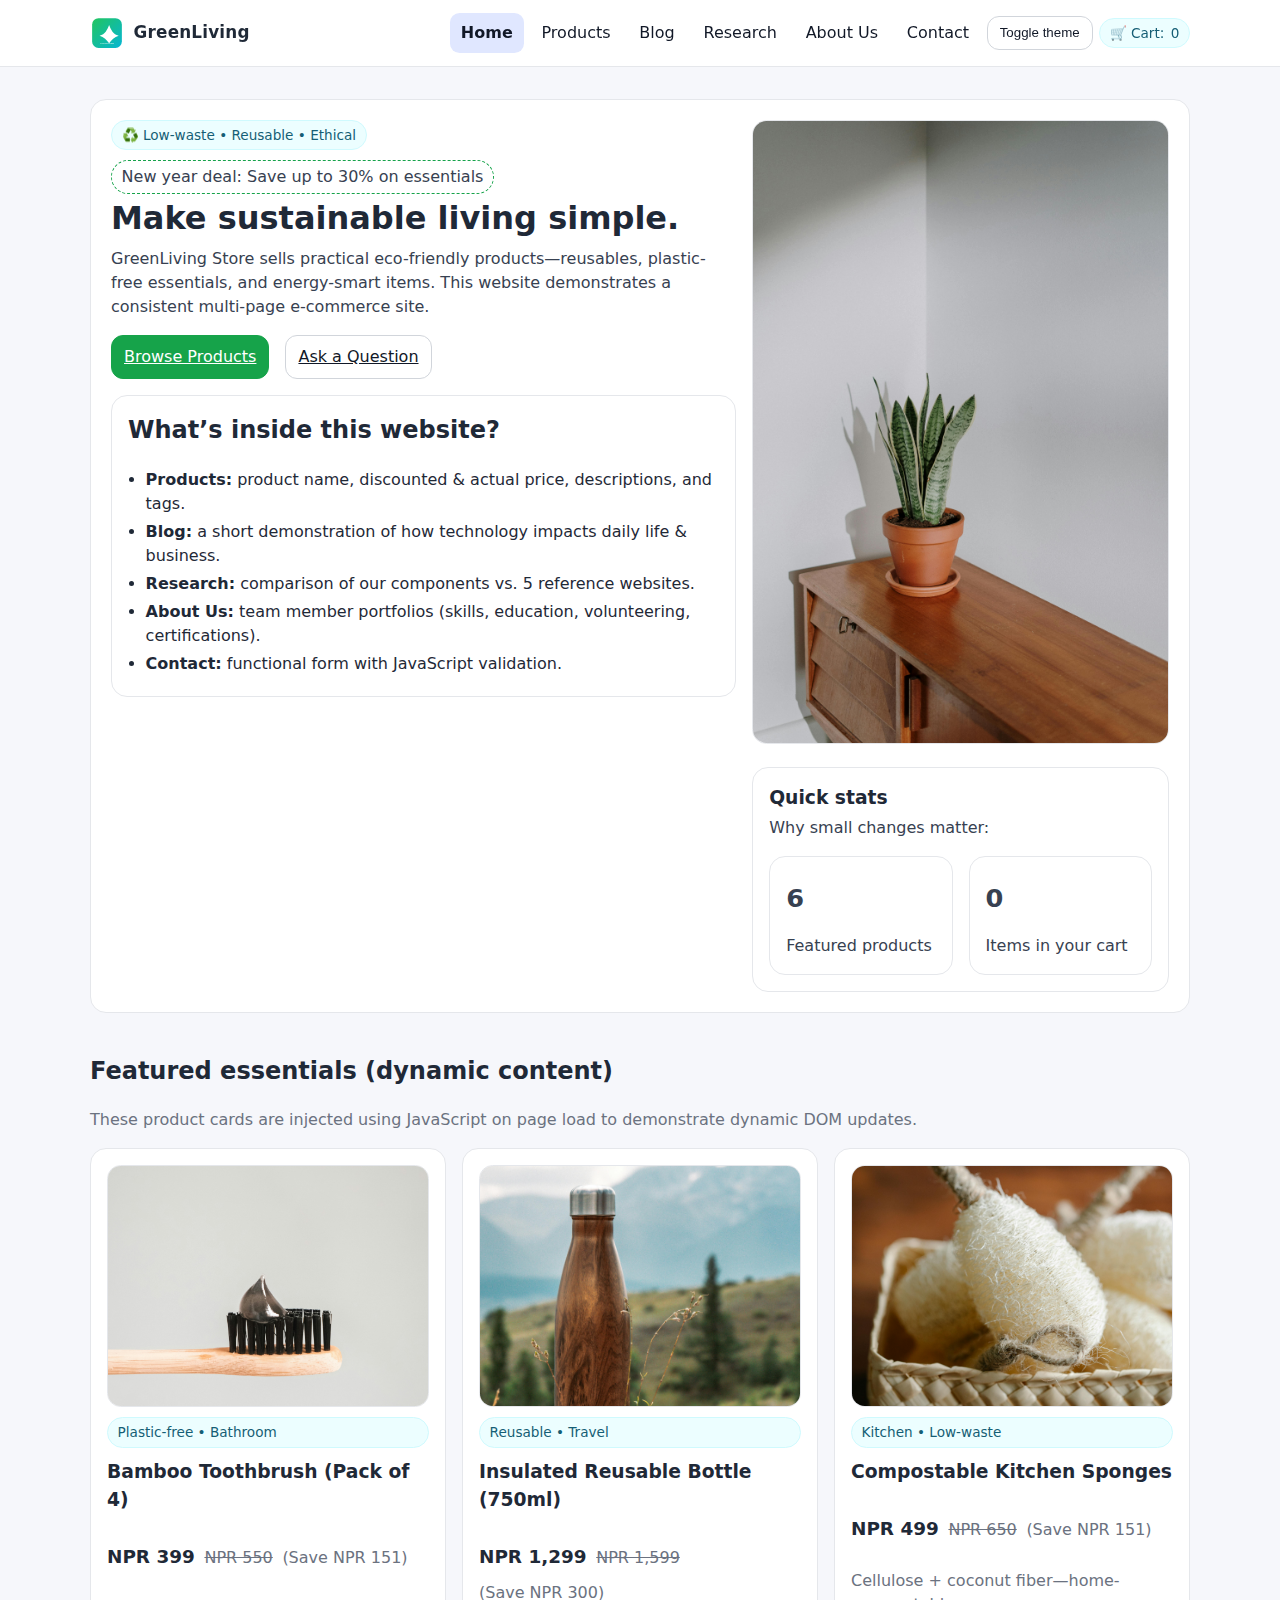
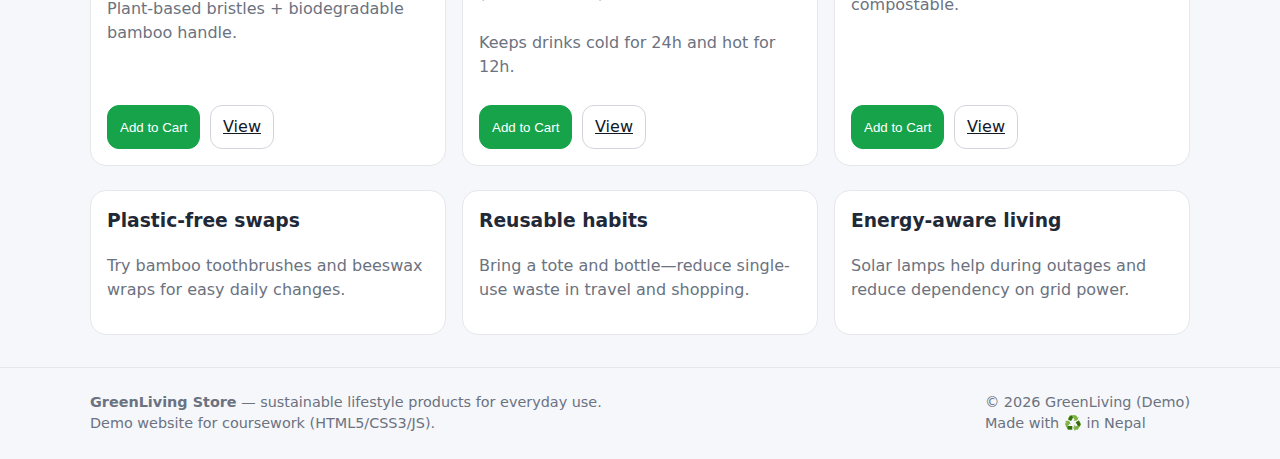
<file: index.html>
<!DOCTYPE html>
<html lang="en">
<head>
  <!-- Meta tags for responsiveness and basic SEO -->
  <meta charset="UTF-8">
  <meta name="viewport" content="width=device-width, initial-scale=1.0">

  <!-- SEO / descriptive metadata -->
  <title>GreenLiving Store — Home</title>
  <meta name="description" content="Eco-friendly products and tips for a sustainable lifestyle. A demo e-commerce website.">
  <meta name="author" content="Student Group">

  <!-- Main CSS file used across all pages -->
  <link rel="stylesheet" href="css/main.css">
</head>
<body>
  <!-- Header section with logo and navigation links-->
  <header class="site-header">
    <div class="container navbar">
      <a class="brand" href="index.html" aria-label="Go to Home page">
        <img src="images/logo.svg" alt="GreenLiving Store logo">
        <strong>GreenLiving</strong>
      </a>

      <nav aria-label="Primary">
        <ul>
          <!-- page linking helps JavaScript highlight the current page -->
          <li><a href="index.html" data-page="index.html">Home</a></li>
          <li><a href="products.html" data-page="products.html">Products</a></li>
          <li><a href="blog.html" data-page="blog.html">Blog</a></li>
          <li><a href="research.html" data-page="research.html">Research</a></li>
          <li><a href="about.html" data-page="about.html">About Us</a></li>
          <li><a href="contact.html" data-page="contact.html">Contact</a></li>

          <!-- Theme toggle button and cart count (using JS) -->
          <li><button class="btn" id="themeToggle" aria-pressed="false" type="button">Toggle theme</button></li>
          <li>
            <span class="chip" aria-label="Cart items">
              🛒 Cart: <span id="cartCount">0</span>
            </span>
          </li>
        </ul>
      </nav>
    </div>
  </header>

  <!--Main section shown at the top of the home page-->
  <main>
    <section class="hero">
      <div class="container hero-card">
        <div>
          <div class="chip">♻️ Low-waste • Reusable • Ethical</div>

          <!-- Inline CSS use -->
          <p style="margin:0.65rem 0 0; display:inline-block; padding:0.25rem 0.6rem; border-radius:999px; border:1px dashed #16a34a;">
            New year deal: Save up to 30% on essentials
          </p>

          <h1>Make sustainable living simple.</h1>
          <p>
            GreenLiving Store sells practical eco-friendly products—reusables, plastic-free essentials, and
            energy-smart items. This website demonstrates a consistent multi-page e-commerce site.
          </p>

          <div class="row">
            <a class="btn primary" href="products.html">Browse Products</a>
            <a class="btn" href="contact.html">Ask a Question</a>
          </div>

          <!-- Brief description of contents present on different webpages -->
          <div class="card" style="margin-top: 1rem;">
            <h2>What’s inside this website?</h2>
            <ul>
              <li><strong>Products:</strong> product name, discounted & actual price, descriptions, and tags.</li>
              <li><strong>Blog:</strong> a short demonstration of how technology impacts daily life & business.</li>
              <li><strong>Research:</strong> comparison of our components vs. 5 reference websites.</li>
              <li><strong>About Us:</strong> team member portfolios (skills, education, volunteering, certifications).</li>
              <li><strong>Contact:</strong> functional form with JavaScript validation.</li>
            </ul>
          </div>
        </div>

        <div>
          <img class="hero-img" src="images/hero.jpg" alt="Sustainable lifestyle hero image">
          <div class="card" style="margin-top:1rem;">
            <h3 style="margin-bottom:0.25rem;">Quick stats</h3>
            <p class="muted" style="margin-top:0;">Why small changes matter:</p>
            <div class="grid grid-2">
              <div class="card">
                <p class="kpi" id="kpi1">6</p>
                <p class="muted" style="margin:0;">Featured products</p>
              </div>
              <div class="card">
                <p class="kpi" id="kpi2">0</p>
                <p class="muted" style="margin:0;">Items in your cart</p>
              </div>
            </div>
            <!-- Internal JS will update kpi2 via cart badge -->
          </div>
        </div>
      </div>
    </section>

    <!-- ===================== FEATURED PRODUCTS (dynamic) ===================== -->
    <section>
      <div class="container">
        <h2>Featured essentials (dynamic content)</h2>
        <p class="muted">
          These product cards are injected using JavaScript on page load to demonstrate dynamic DOM updates.
        </p>
        <div class="grid grid-3" id="featuredProducts">
          <!-- JS inserts product cards here -->
        </div>
      </div>
    </section>

    <!-- ===================== TESTIMONIALS ===================== -->
    <section style="margin-top:1.5rem;">
      <div class="container grid grid-3">
        <article class="card">
          <h3>Plastic-free swaps</h3>
          <p class="muted">Try bamboo toothbrushes and beeswax wraps for easy daily changes.</p>
        </article>
        <article class="card">
          <h3>Reusable habits</h3>
          <p class="muted">Bring a tote and bottle—reduce single-use waste in travel and shopping.</p>
        </article>
        <article class="card">
          <h3>Energy-aware living</h3>
          <p class="muted">Solar lamps help during outages and reduce dependency on grid power.</p>
        </article>
      </div>
    </section>
  </main>

  <!-- ===================== INTERNAL CSS (Home-only tweak) ===================== -->
  <style>
    /* Home page: adjust hero list spacing (page-specific, so internal CSS is suitable) */
    .hero ul { margin: 0.5rem 0 0; padding-left: 1.1rem; }
    .hero li { margin: 0.25rem 0; }
  </style>

  <!-- Update KPI from cart count (small page-specific script; keeps global script clean) -->
  <script>
    // Internal JS snippet: update KPI using the shared cart badge
    document.addEventListener('DOMContentLoaded', function () {
      const cart = document.getElementById('cartCount');
      const kpi2 = document.getElementById('kpi2');
      if (cart && kpi2) kpi2.textContent = cart.textContent;
    });
  </script>
  <!-- ===================== SITE FOOTER ===================== -->
  <footer class="site-footer">
    <div class="container footer-row">
      <div>
        <div class="small"><strong>GreenLiving Store</strong> — sustainable lifestyle products for everyday use.</div>
        <div class="small">Demo website for coursework (HTML5/CSS3/JS).</div>
      </div>
      <div class="small">
        <div>© 2026 GreenLiving (Demo)</div>
        <div class="muted">Made with ♻️ in Nepal</div>
      </div>
    </div>
  </footer>

  <!-- External JavaScript -->
  <script src="js/main.js"></script>
</body>
</html>
</file>
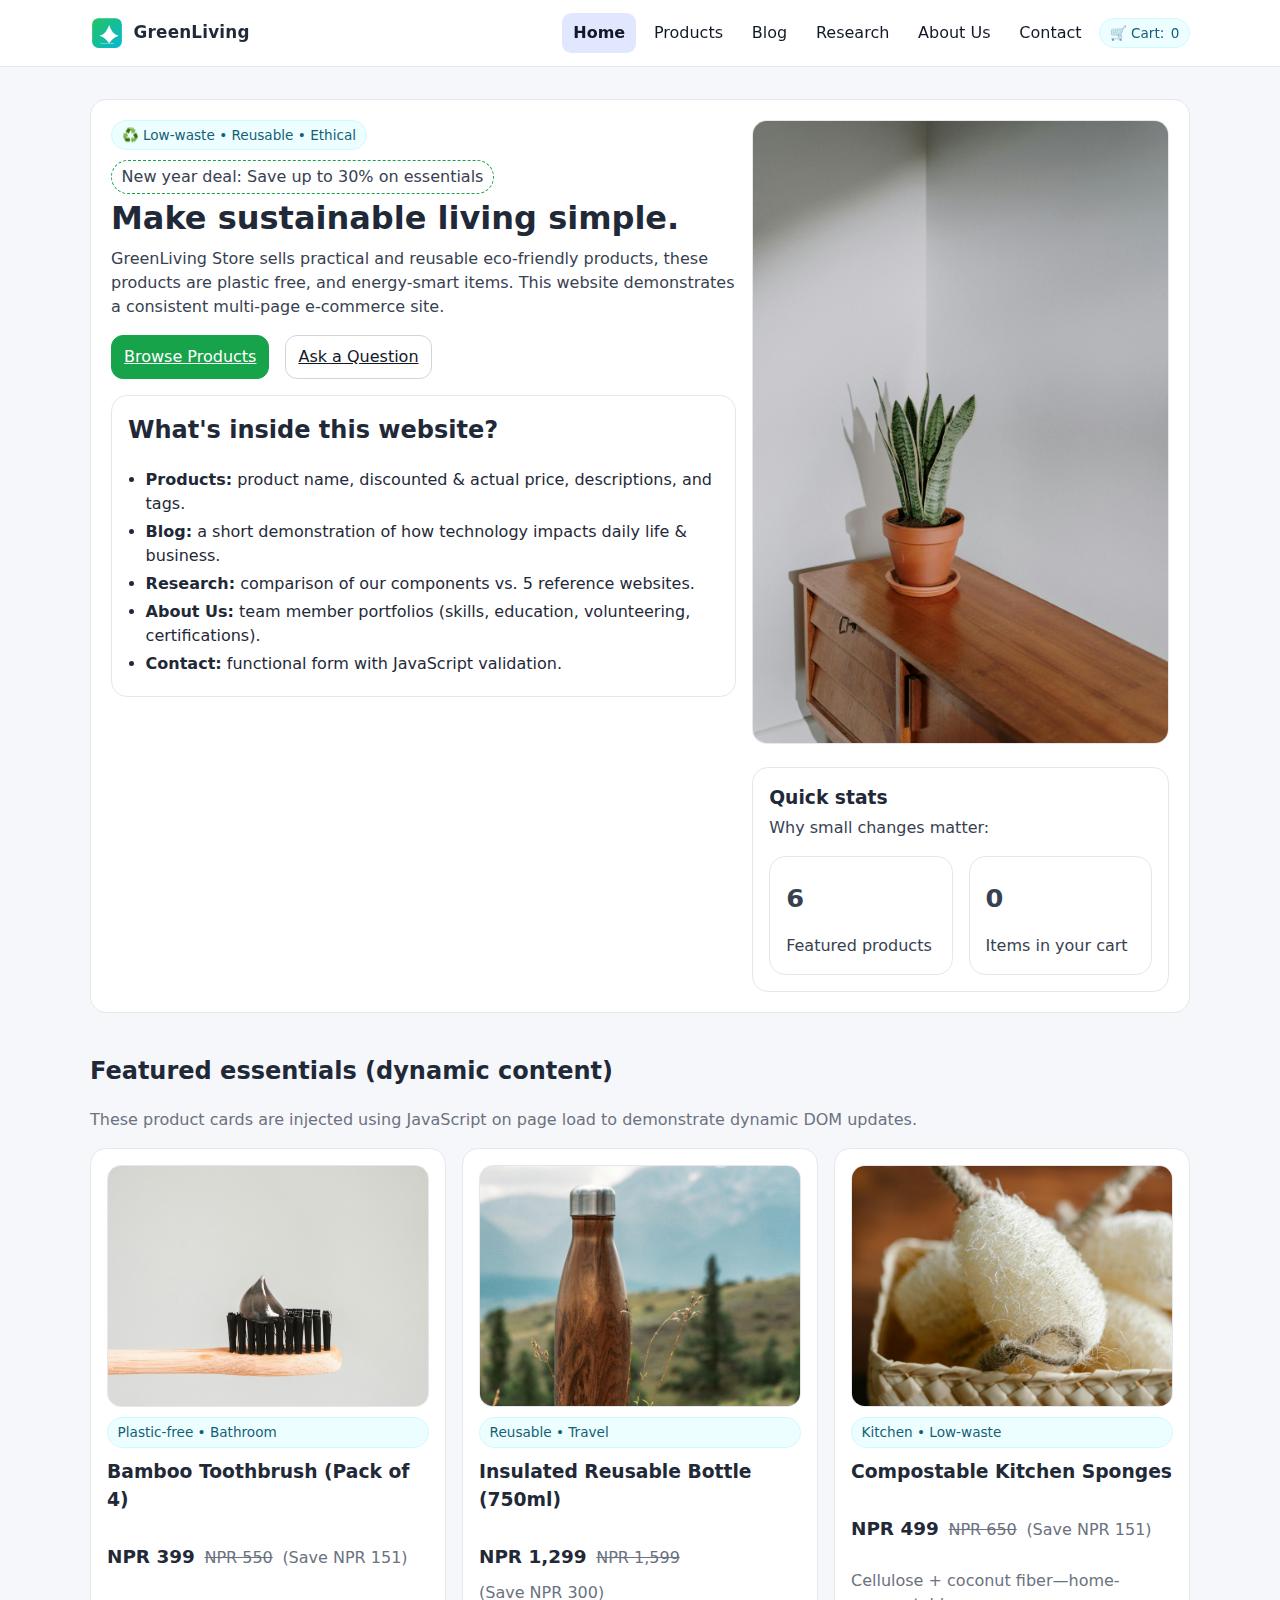
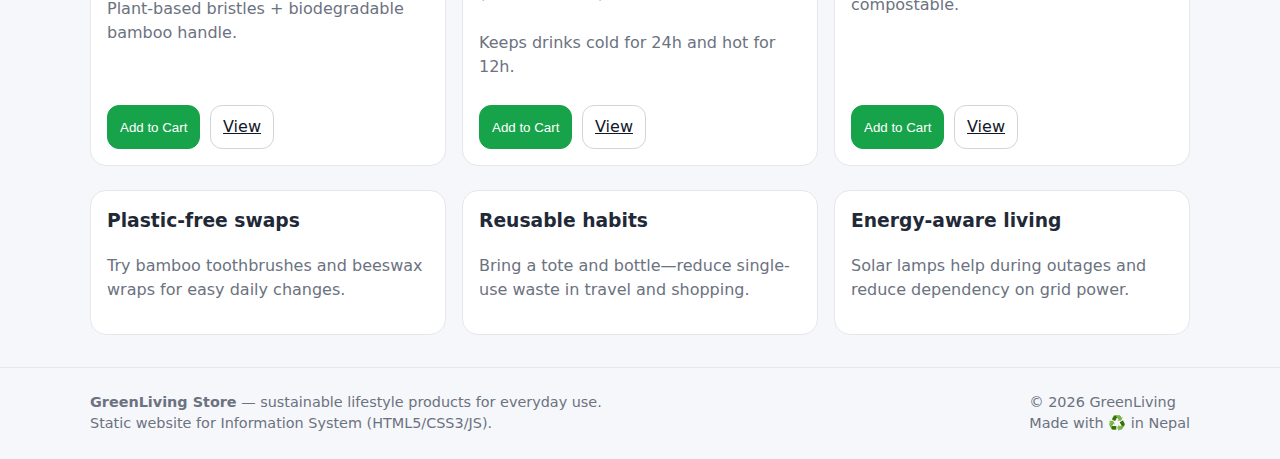
<file: Pages/index.html>
<!DOCTYPE html>
<html lang="en">
<head>
  <!--meta tags and meta data-->
  <meta charset="UTF-8">
  <meta name="viewport" content="width=device-width, initial-scale=1.0">
  <title>GreenLiving Store — Home</title>
  <meta name="description" content="Eco-friendly products and tips for a sustainable lifestyle. An e-commerce website.">
  <meta name="author" content="Student Group">

  <!-- external css -->
  <link rel="stylesheet" href="../css/main.css">
</head>
<body>
  <!-- home page and logo-->
  <header class="site-header">
    <div class="container navbar">
      <a class="brand" href="index.html" aria-label="Go to Home page">
        <img src="../images/logo.svg" alt="GreenLiving Store logo">
        <strong>GreenLiving</strong>
      </a>

      <nav aria-label="Primary">
        <ul>
          <li><a href="index.html" data-page="index.html">Home</a></li>
          <li><a href="products.html" data-page="products.html">Products</a></li>
          <li><a href="blog.html" data-page="blog.html">Blog</a></li>
          <li><a href="research.html" data-page="research.html">Research</a></li>
          <li><a href="about.html" data-page="about.html">About Us</a></li>
          <li><a href="contact.html" data-page="contact.html">Contact</a></li>

          <!-- cart and cart-count -->
          <li>
            <span class="chip" aria-label="Cart items">
              🛒 Cart: <span id="cartCount">0</span>
            </span>
          </li>
        </ul>
      </nav>
    </div>
  </header>

  <!--Main section-->
  <main>
    <section class="hero">
      <div class="container hero-card">
        <div>
          <div class="chip">♻️ Low-waste • Reusable • Ethical</div>

          <!-- inline css-->
          <p style="margin:0.65rem 0 0; display:inline-block; padding:0.25rem 0.6rem; border-radius:999px; border:1px dashed #16a34a;">
            New year deal: Save up to 30% on essentials
          </p>

          <h1>Make sustainable living simple.</h1>
          <p>
            GreenLiving Store sells practical and reusable eco-friendly products, these products are plastic free, and
            energy-smart items. This website demonstrates a consistent multi-page e-commerce site.
          </p>

          <div class="row">
            <a class="btn primary" href="products.html">Browse Products</a>
            <a class="btn" href="contact.html">Ask a Question</a>
          </div>

          <!-- description of contents -->
          <div class="card" style="margin-top: 1rem;">
            <h2>What's inside this website?</h2>
            <ul>
              <li><strong>Products:</strong> product name, discounted & actual price, descriptions, and tags.</li>
              <li><strong>Blog:</strong> a short demonstration of how technology impacts daily life & business.</li>
              <li><strong>Research:</strong> comparison of our components vs. 5 reference websites.</li>
              <li><strong>About Us:</strong> team member portfolios (skills, education, volunteering, certifications).</li>
              <li><strong>Contact:</strong> functional form with JavaScript validation.</li>
            </ul>
          </div>
        </div>

        <div>
          <img class="hero-img" src="../images/hero.jpg" alt="Sustainable lifestyle hero image">
          <div class="card" style="margin-top:1rem;">
            <h3 style="margin-bottom:0.25rem;">Quick stats</h3>
            <p class="muted" style="margin-top:0;">Why small changes matter:</p>
            <div class="grid grid-2">
              <div class="card">
                <p class="kpi" id="kpi1">6</p>
                <p class="muted" style="margin:0;">Featured products</p>
              </div>
              <div class="card">
                <p class="kpi" id="kpi2">0</p>
                <p class="muted" style="margin:0;">Items in your cart</p>
              </div>
            </div>
          </div>
        </div>
      </div>
    </section>

    <!-- featured products-->
    <section>
      <div class="container">
        <h2>Featured essentials (dynamic content)</h2>
        <p class="muted">
          These product cards are injected using JavaScript on page load to demonstrate dynamic DOM updates.
        </p>
        <div class="grid grid-3" id="featuredProducts">
          <!--product cards-->
        </div>
      </div>
    </section>

    <!--information cards -->
    <section style="margin-top:1.5rem;">
      <div class="container grid grid-3">
        <article class="card">
          <h3>Plastic-free swaps</h3>
          <p class="muted">Try bamboo toothbrushes and beeswax wraps for easy daily changes.</p>
        </article>
        <article class="card">
          <h3>Reusable habits</h3>
          <p class="muted">Bring a tote and bottle—reduce single-use waste in travel and shopping.</p>
        </article>
        <article class="card">
          <h3>Energy-aware living</h3>
          <p class="muted">Solar lamps help during outages and reduce dependency on grid power.</p>
        </article>
      </div>
    </section>
  </main>

  <!-- internal css -->
  <style>
    /* managing spacing for hero section list*/
    .hero ul { margin: 0.5rem 0 0; padding-left: 1.1rem; }
    .hero li { margin: 0.25rem 0; }
  </style>

  <script>
    // Internal JS snippet
    document.addEventListener('DOMContentLoaded', function () {
      const cart = document.getElementById('cartCount');
      const kpi2 = document.getElementById('kpi2');
      if (cart && kpi2) kpi2.textContent = cart.textContent;
    });
  </script>
  <!-- footer -->
  <footer class="site-footer">
    <div class="container footer-row">
      <div>
        <div class="small"><strong>GreenLiving Store</strong> — sustainable lifestyle products for everyday use.</div>
        <div class="small">Static website for Information System (HTML5/CSS3/JS).</div>
      </div>
      <div class="small">
        <div>© 2026 GreenLiving</div>
        <div class="muted">Made with ♻️ in Nepal</div>
      </div>
    </div>
  </footer>

  <!-- external js -->
  <script src="../js/main.js"></script>
</body>
</html>
</file>
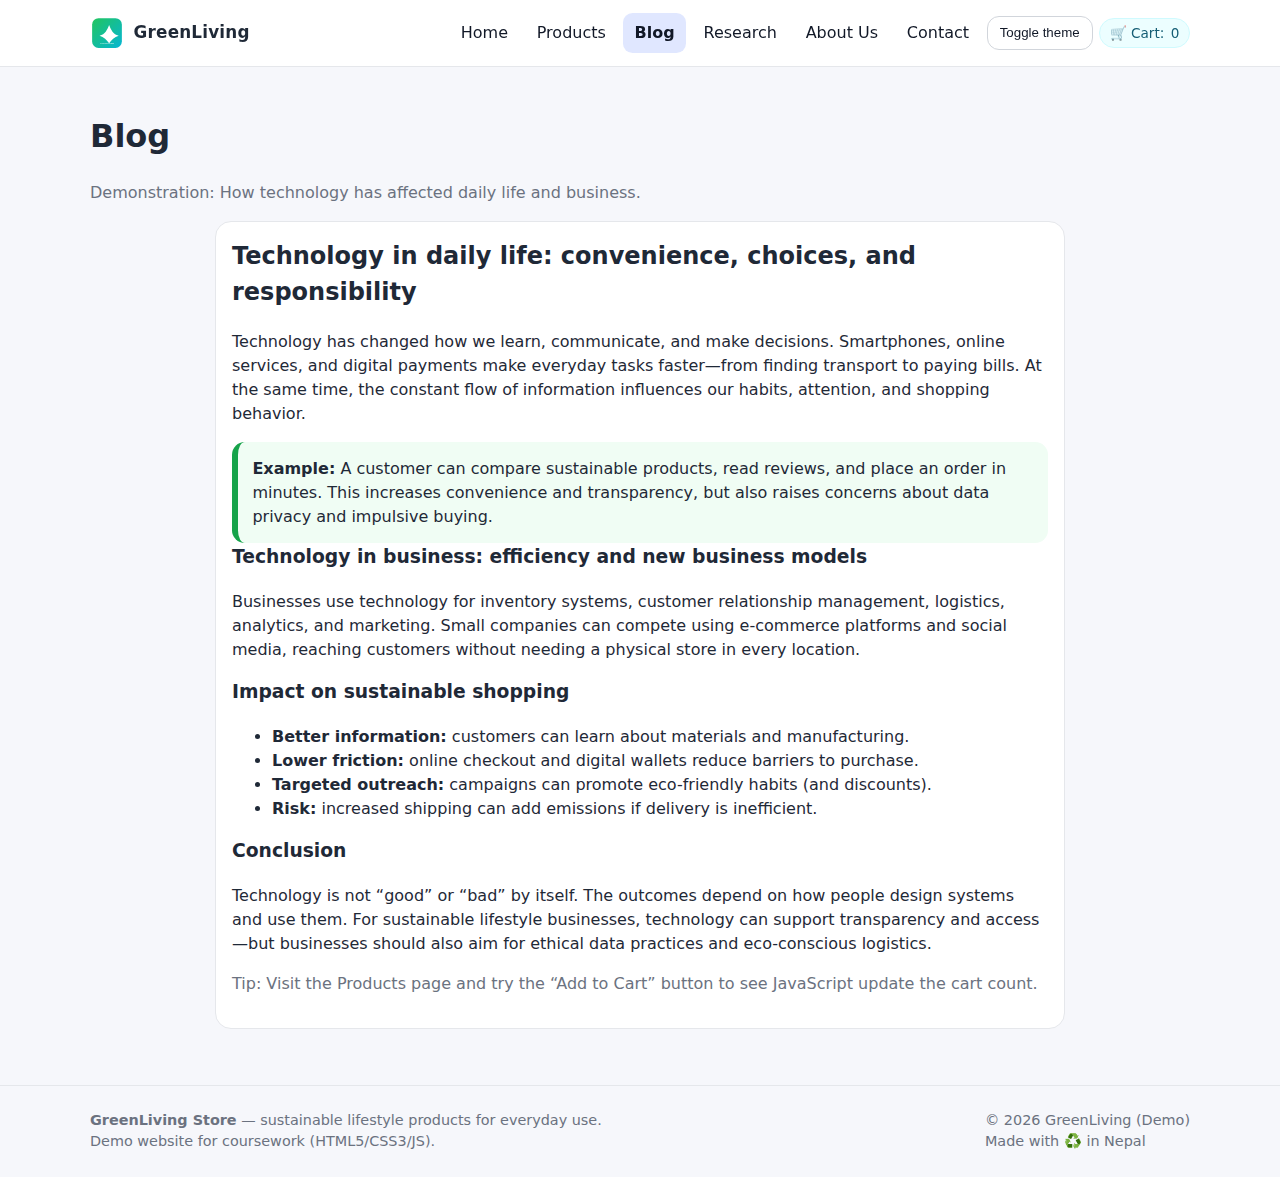
<file: blog.html>
<!DOCTYPE html>
<!-- =========================================================
     GREENLIVING STORE — Blog
     Technologies: HTML5, CSS3, JavaScript
     Notes:
     - Proper tag nesting and semantic elements are used.
     - External CSS: css/main.css
     - Internal CSS: page-specific tweaks inside <style> block
     - Inline CSS: used sparingly for a one-off element on the page
     ========================================================= -->
<html lang="en">
<head>
  <!-- Required meta tags -->
  <meta charset="UTF-8">
  <meta name="viewport" content="width=device-width, initial-scale=1.0">

  <!-- SEO / descriptive metadata -->
  <title>GreenLiving Store — Blog</title>
  <meta name="description" content="How technology affects daily life and business — blog demonstration page.">
  <meta name="author" content="Student Group">

  <!-- External CSS (site-wide styling) -->
  <link rel="stylesheet" href="css/main.css">
</head>
<body>
  <!-- ===================== SITE HEADER + NAV ===================== -->
  <header class="site-header">
    <div class="container navbar">
      <a class="brand" href="index.html" aria-label="Go to Home page">
        <img src="images/logo.svg" alt="GreenLiving Store logo">
        <strong>GreenLiving</strong>
      </a>

      <nav aria-label="Primary">
        <ul>
          <!-- data-page helps JavaScript highlight the current page -->
          <li><a href="index.html" data-page="index.html">Home</a></li>
          <li><a href="products.html" data-page="products.html">Products</a></li>
          <li><a href="blog.html" data-page="blog.html">Blog</a></li>
          <li><a href="research.html" data-page="research.html">Research</a></li>
          <li><a href="about.html" data-page="about.html">About Us</a></li>
          <li><a href="contact.html" data-page="contact.html">Contact</a></li>

          <!-- Theme toggle + cart badge show dynamic JavaScript behavior -->
          <li><button class="btn" id="themeToggle" aria-pressed="false" type="button">Toggle theme</button></li>
          <li>
            <span class="chip" aria-label="Cart items">
              🛒 Cart: <span id="cartCount">0</span>
            </span>
          </li>
        </ul>
      </nav>
    </div>
  </header>

  <main class="container" style="padding: 1.5rem 0;">
    <h1>Blog</h1>
    <p class="muted">Demonstration: How technology has affected daily life and business.</p>

    <!-- Internal CSS: blog typography and callout boxes -->
    <style>
      /* Blog page: make article content readable with better measure */
      .article { max-width: 850px; margin: 0 auto; }
      .callout { border-left: 6px solid #16a34a; background: #f0fdf4; padding: 0.9rem; border-radius: 0.8rem; }
      body.dark .callout { background: #0b1220; border-left-color: #22c55e; }
    </style>

    <article class="card article">
      <h2>Technology in daily life: convenience, choices, and responsibility</h2>
      <p>
        Technology has changed how we learn, communicate, and make decisions. Smartphones, online services,
        and digital payments make everyday tasks faster—from finding transport to paying bills. At the same time,
        the constant flow of information influences our habits, attention, and shopping behavior.
      </p>

      <div class="callout">
        <strong>Example:</strong> A customer can compare sustainable products, read reviews, and place an order in minutes.
        This increases convenience and transparency, but also raises concerns about data privacy and impulsive buying.
      </div>

      <h3>Technology in business: efficiency and new business models</h3>
      <p>
        Businesses use technology for inventory systems, customer relationship management, logistics, analytics,
        and marketing. Small companies can compete using e-commerce platforms and social media, reaching customers
        without needing a physical store in every location.
      </p>

      <h3>Impact on sustainable shopping</h3>
      <ul>
        <li><strong>Better information:</strong> customers can learn about materials and manufacturing.</li>
        <li><strong>Lower friction:</strong> online checkout and digital wallets reduce barriers to purchase.</li>
        <li><strong>Targeted outreach:</strong> campaigns can promote eco-friendly habits (and discounts).</li>
        <li><strong>Risk:</strong> increased shipping can add emissions if delivery is inefficient.</li>
      </ul>

      <h3>Conclusion</h3>
      <p>
        Technology is not “good” or “bad” by itself. The outcomes depend on how people design systems and use them.
        For sustainable lifestyle businesses, technology can support transparency and access—but businesses should also
        aim for ethical data practices and eco-conscious logistics.
      </p>

      <p class="muted">
        Tip: Visit the Products page and try the “Add to Cart” button to see JavaScript update the cart count.
      </p>
    </article>
  </main>
  <!-- ===================== SITE FOOTER ===================== -->
  <footer class="site-footer">
    <div class="container footer-row">
      <div>
        <div class="small"><strong>GreenLiving Store</strong> — sustainable lifestyle products for everyday use.</div>
        <div class="small">Demo website for coursework (HTML5/CSS3/JS).</div>
      </div>
      <div class="small">
        <div>© 2026 GreenLiving (Demo)</div>
        <div class="muted">Made with ♻️ in Nepal</div>
      </div>
    </div>
  </footer>

  <!-- External JavaScript -->
  <script src="js/main.js"></script>
</body>
</html>
</file>
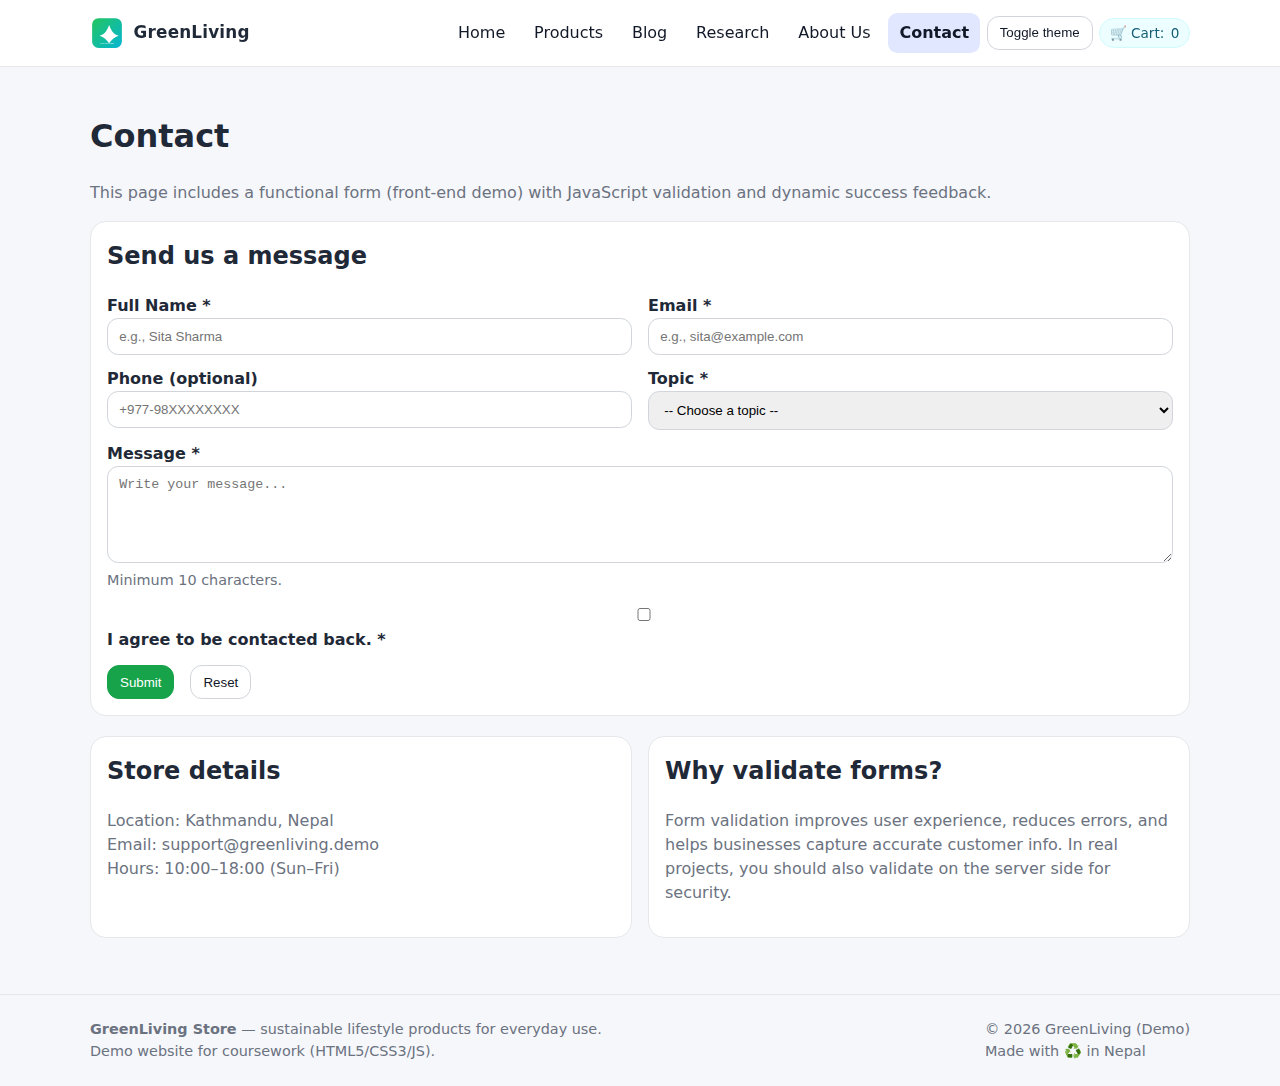
<file: contact.html>
<!DOCTYPE html>
<!-- =========================================================
     GREENLIVING STORE — Contact
     Technologies: HTML5, CSS3, JavaScript
     Notes:
     - Proper tag nesting and semantic elements are used.
     - External CSS: css/main.css
     - Internal CSS: page-specific tweaks inside <style> block
     - Inline CSS: used sparingly for a one-off element on the page
     ========================================================= -->
<html lang="en">
<head>
  <!-- Required meta tags -->
  <meta charset="UTF-8">
  <meta name="viewport" content="width=device-width, initial-scale=1.0">

  <!-- SEO / descriptive metadata -->
  <title>GreenLiving Store — Contact</title>
  <meta name="description" content="Contact us form with JavaScript validation.">
  <meta name="author" content="Student Group">

  <!-- External CSS (site-wide styling) -->
  <link rel="stylesheet" href="css/main.css">
</head>
<body>
  <!-- ===================== SITE HEADER + NAV ===================== -->
  <header class="site-header">
    <div class="container navbar">
      <a class="brand" href="index.html" aria-label="Go to Home page">
        <img src="images/logo.svg" alt="GreenLiving Store logo">
        <strong>GreenLiving</strong>
      </a>

      <nav aria-label="Primary">
        <ul>
          <!-- data-page helps JavaScript highlight the current page -->
          <li><a href="index.html" data-page="index.html">Home</a></li>
          <li><a href="products.html" data-page="products.html">Products</a></li>
          <li><a href="blog.html" data-page="blog.html">Blog</a></li>
          <li><a href="research.html" data-page="research.html">Research</a></li>
          <li><a href="about.html" data-page="about.html">About Us</a></li>
          <li><a href="contact.html" data-page="contact.html">Contact</a></li>

          <!-- Theme toggle + cart badge show dynamic JavaScript behavior -->
          <li><button class="btn" id="themeToggle" aria-pressed="false" type="button">Toggle theme</button></li>
          <li>
            <span class="chip" aria-label="Cart items">
              🛒 Cart: <span id="cartCount">0</span>
            </span>
          </li>
        </ul>
      </nav>
    </div>
  </header>

  <main class="container" style="padding: 1.5rem 0;">
    <h1>Contact</h1>
    <p class="muted">
      This page includes a functional form (front-end demo) with JavaScript validation and dynamic success feedback.
    </p>

    <!-- Internal CSS: form layout tweaks -->
    <style>
      /* Contact page: group fields into two columns on larger screens */
      .two-col { display:grid; gap:1rem; grid-template-columns: 1fr 1fr; }
      @media (max-width: 700px) { .two-col { grid-template-columns: 1fr; } }
    </style>

    <!-- Success message is hidden by default; JS reveals it on valid submit -->
    <div id="formSuccess" class="success" hidden>
      ✅ Thank you! Your message was validated and submitted in this demo.
      (No backend is connected — this is for coursework.)
    </div>

    <!-- Required HTML tag: form (with proper nesting, labels, inputs, textarea) -->
    <section class="card">
      <h2>Send us a message</h2>
      <form id="contactForm" novalidate>
        <!-- Two-column grid for key fields -->
        <div class="two-col">
          <div>
            <label for="fullName">Full Name *</label>
            <input id="fullName" name="fullName" type="text" placeholder="e.g., Sita Sharma" required>
            <div class="error-text" aria-live="polite"></div>
          </div>

          <div>
            <label for="email">Email *</label>
            <input id="email" name="email" type="email" placeholder="e.g., sita@example.com" required>
            <div class="error-text" aria-live="polite"></div>
          </div>
        </div>

        <div class="two-col">
          <div>
            <label for="phone">Phone (optional)</label>
            <input id="phone" name="phone" type="tel" placeholder="+977-98XXXXXXXX">
            <div class="error-text" aria-live="polite"></div>
          </div>

          <div>
            <label for="topic">Topic *</label>
            <select id="topic" name="topic" required>
              <option value="">-- Choose a topic --</option>
              <option value="product">Product question</option>
              <option value="bulk">Bulk order</option>
              <option value="delivery">Delivery</option>
              <option value="feedback">Feedback</option>
            </select>
            <div class="error-text" aria-live="polite"></div>
          </div>
        </div>

        <div>
          <label for="message">Message *</label>
          <textarea id="message" name="message" rows="5" placeholder="Write your message..." required></textarea>
          <div class="help">Minimum 10 characters.</div>
          <div class="error-text" aria-live="polite"></div>
        </div>

        <div>
          <label>
            <input id="consent" type="checkbox">
            I agree to be contacted back. *
          </label>
          <div id="consentError" class="error-text" aria-live="polite"></div>
        </div>

        <div class="row">
          <button class="btn primary" type="submit">Submit</button>
          <button class="btn" type="reset">Reset</button>
        </div>
      </form>
    </section>

    <section class="grid grid-2" style="margin-top: 1.25rem;">
      <div class="card">
        <h2>Store details</h2>
        <p class="muted">
          Location: Kathmandu, Nepal<br>
          Email: support@greenliving.demo<br>
          Hours: 10:00–18:00 (Sun–Fri)
        </p>
      </div>

      <div class="card">
        <h2>Why validate forms?</h2>
        <p class="muted">
          Form validation improves user experience, reduces errors, and helps businesses capture accurate customer info.
          In real projects, you should also validate on the server side for security.
        </p>
      </div>
    </section>
  </main>

  <!-- Page-specific JS for form validation (separate file, well-commented) -->
  <script src="js/form.js"></script>
  <!-- ===================== SITE FOOTER ===================== -->
  <footer class="site-footer">
    <div class="container footer-row">
      <div>
        <div class="small"><strong>GreenLiving Store</strong> — sustainable lifestyle products for everyday use.</div>
        <div class="small">Demo website for coursework (HTML5/CSS3/JS).</div>
      </div>
      <div class="small">
        <div>© 2026 GreenLiving (Demo)</div>
        <div class="muted">Made with ♻️ in Nepal</div>
      </div>
    </div>
  </footer>

  <!-- External JavaScript -->
  <script src="js/main.js"></script>
</body>
</html>
</file>
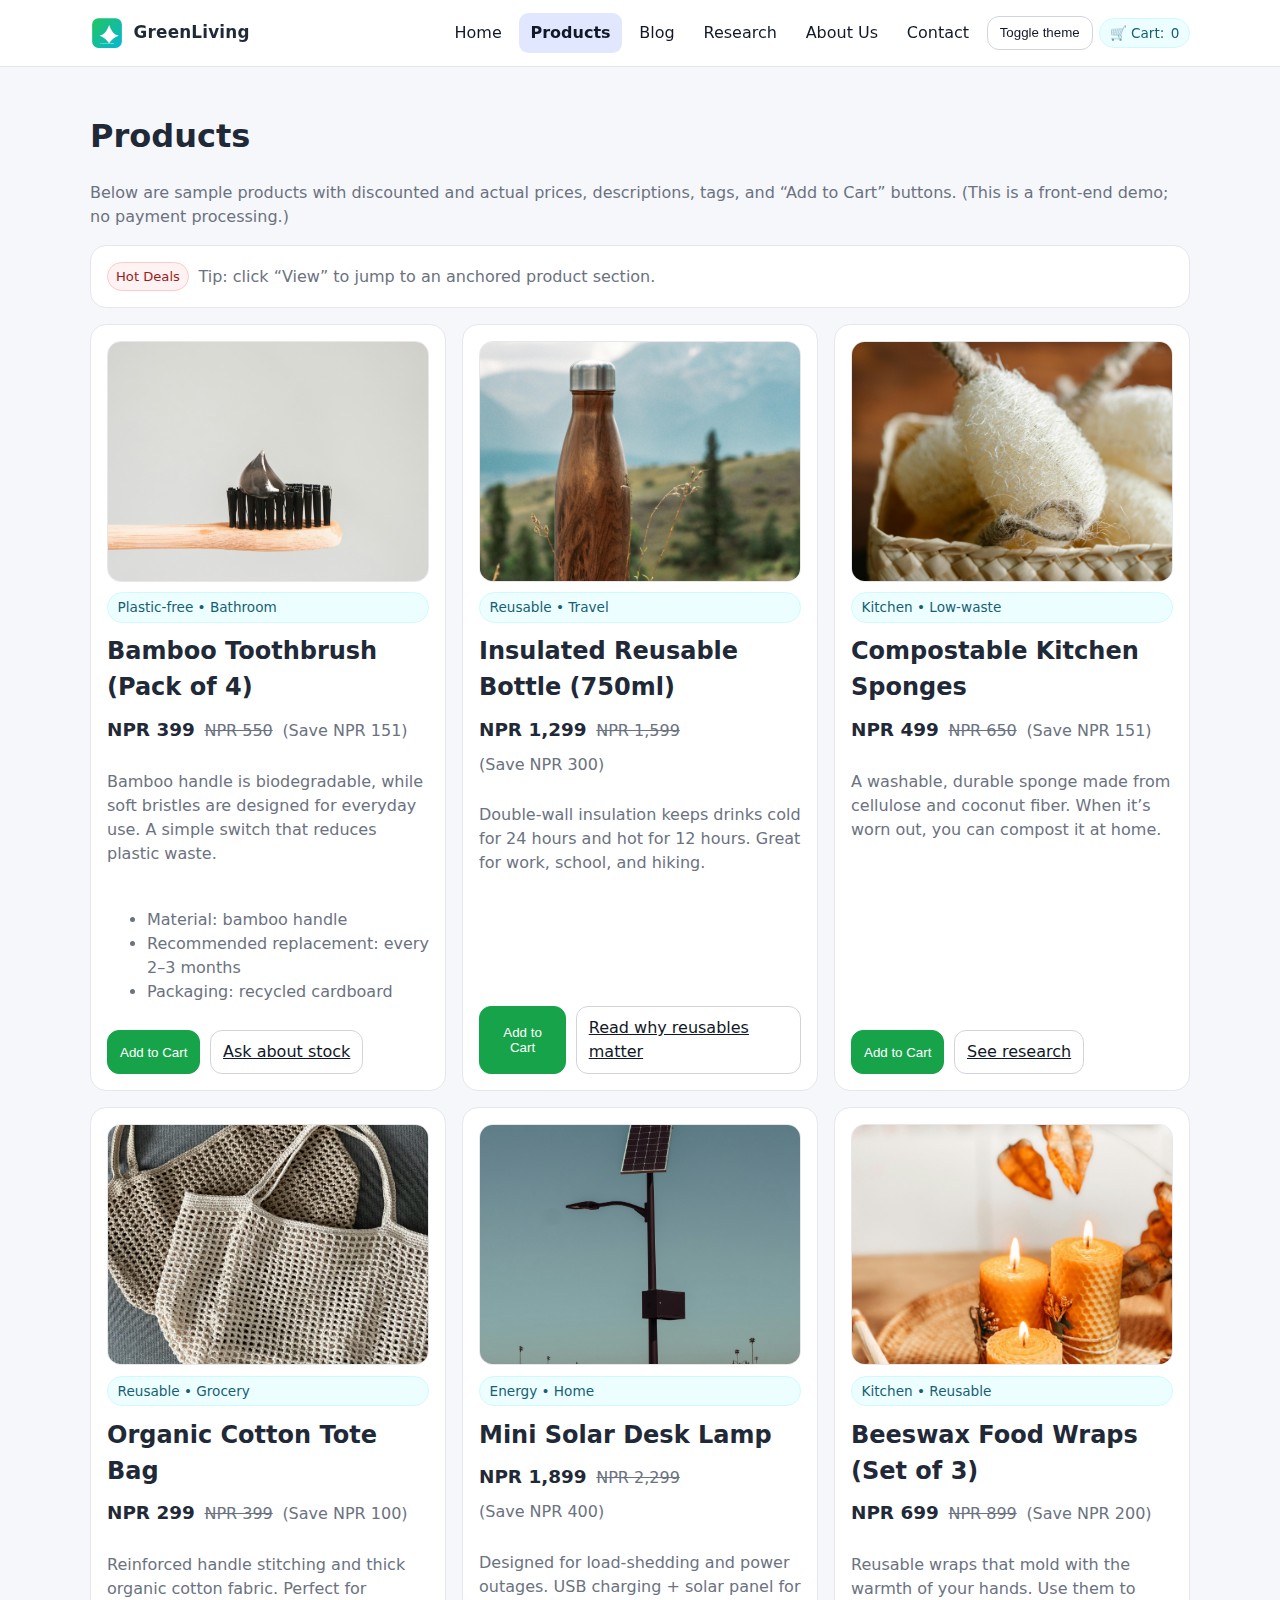
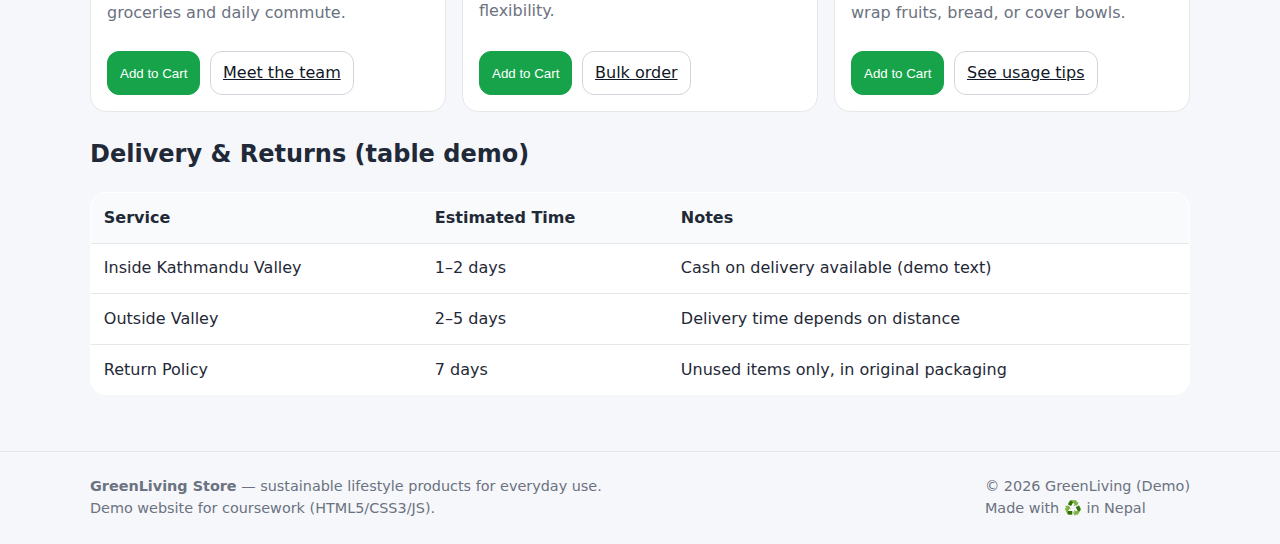
<file: products.html>
<!DOCTYPE html>
<!-- =========================================================
     GREENLIVING STORE — Products
     Technologies: HTML5, CSS3, JavaScript
     Notes:
     - Proper tag nesting and semantic elements are used.
     - External CSS: css/main.css
     - Internal CSS: page-specific tweaks inside <style> block
     - Inline CSS: used sparingly for a one-off element on the page
     ========================================================= -->
<html lang="en">
<head>
  <!-- Required meta tags -->
  <meta charset="UTF-8">
  <meta name="viewport" content="width=device-width, initial-scale=1.0">

  <!-- SEO / descriptive metadata -->
  <title>GreenLiving Store — Products</title>
  <meta name="description" content="Browse sustainable lifestyle products with prices, discounts, and details.">
  <meta name="author" content="Student Group">

  <!-- External CSS (site-wide styling) -->
  <link rel="stylesheet" href="css/main.css">
</head>
<body>
  <!-- ===================== SITE HEADER + NAV ===================== -->
  <header class="site-header">
    <div class="container navbar">
      <a class="brand" href="index.html" aria-label="Go to Home page">
        <img src="images/logo.svg" alt="GreenLiving Store logo">
        <strong>GreenLiving</strong>
      </a>

      <nav aria-label="Primary">
        <ul>
          <!-- data-page helps JavaScript highlight the current page -->
          <li><a href="index.html" data-page="index.html">Home</a></li>
          <li><a href="products.html" data-page="products.html">Products</a></li>
          <li><a href="blog.html" data-page="blog.html">Blog</a></li>
          <li><a href="research.html" data-page="research.html">Research</a></li>
          <li><a href="about.html" data-page="about.html">About Us</a></li>
          <li><a href="contact.html" data-page="contact.html">Contact</a></li>

          <!-- Theme toggle + cart badge show dynamic JavaScript behavior -->
          <li><button class="btn" id="themeToggle" aria-pressed="false" type="button">Toggle theme</button></li>
          <li>
            <span class="chip" aria-label="Cart items">
              🛒 Cart: <span id="cartCount">0</span>
            </span>
          </li>
        </ul>
      </nav>
    </div>
  </header>

  <main class="container" style="padding: 1.5rem 0;">
    <h1>Products</h1>
    <p class="muted">
      Below are sample products with discounted and actual prices, descriptions, tags, and “Add to Cart” buttons.
      (This is a front-end demo; no payment processing.)
    </p>

    <!-- Internal CSS: only for products page filter bar and badges -->
    <style>
      /* Products page: filter bar styling (page-specific UI) */
      .filter-bar { display:flex; gap:0.6rem; flex-wrap:wrap; align-items:center; margin: 0.75rem 0 1rem; }
      .badge { font-size:0.82rem; padding:0.2rem 0.5rem; border-radius: 999px; border: 1px solid #e5e7eb; }
      .badge.hot { border-color:#fecaca; background:#fef2f2; color:#991b1b; }
    </style>

    <!-- Filter UI (demonstration; JS not required here but it could be extended) -->
    <div class="filter-bar card" aria-label="Product filters">
      <span class="badge hot">Hot Deals</span>
      <span class="muted">Tip: click “View” to jump to an anchored product section.</span>
    </div>

    <!-- Products list uses semantic articles; ids match JS data for anchor links -->
    <section class="grid grid-3">
      <article class="card product" id="bamboo-toothbrush">
        <img src="images/product_bamboo_toothbrush.jpg" alt="Bamboo toothbrush product image">
        <div class="chip">Plastic-free • Bathroom</div>
        <h2 style="margin:0;">Bamboo Toothbrush (Pack of 4)</h2>
        <div class="price-row">
          <span class="price-now">NPR 399</span>
          <span class="price-was">NPR 550</span>
          <span class="muted">(Save NPR 151)</span>
        </div>
        <p class="muted">
          Bamboo handle is biodegradable, while soft bristles are designed for everyday use.
          A simple switch that reduces plastic waste.
        </p>
        <ul class="muted">
          <li>Material: bamboo handle</li>
          <li>Recommended replacement: every 2–3 months</li>
          <li>Packaging: recycled cardboard</li>
        </ul>
        <div class="product-actions">
          <button class="btn primary" data-add-to-cart="true" type="button">Add to Cart</button>
          <a class="btn" href="contact.html">Ask about stock</a>
        </div>
      </article>

      <article class="card product" id="reusable-bottle">
        <img src="images/product_reusable_bottle.jpg" alt="Reusable bottle product image">
        <div class="chip">Reusable • Travel</div>
        <h2 style="margin:0;">Insulated Reusable Bottle (750ml)</h2>
        <div class="price-row">
          <span class="price-now">NPR 1,299</span>
          <span class="price-was">NPR 1,599</span>
          <span class="muted">(Save NPR 300)</span>
        </div>
        <p class="muted">
          Double-wall insulation keeps drinks cold for 24 hours and hot for 12 hours.
          Great for work, school, and hiking.
        </p>
        <div class="product-actions">
          <button class="btn primary" data-add-to-cart="true" type="button">Add to Cart</button>
          <a class="btn" href="blog.html">Read why reusables matter</a>
        </div>
      </article>

      <article class="card product" id="compostable-sponges">
        <img src="images/product_sponges.jpg" alt="Compostable sponges product image">
        <div class="chip">Kitchen • Low-waste</div>
        <h2 style="margin:0;">Compostable Kitchen Sponges</h2>
        <div class="price-row">
          <span class="price-now">NPR 499</span>
          <span class="price-was">NPR 650</span>
          <span class="muted">(Save NPR 151)</span>
        </div>
        <p class="muted">
          A washable, durable sponge made from cellulose and coconut fiber.
          When it’s worn out, you can compost it at home.
        </p>
        <div class="product-actions">
          <button class="btn primary" data-add-to-cart="true" type="button">Add to Cart</button>
          <a class="btn" href="research.html">See research</a>
        </div>
      </article>

      <article class="card product" id="cotton-tote">
        <img src="images/product_tote.jpg" alt="Cotton tote bag product image">
        <div class="chip">Reusable • Grocery</div>
        <h2 style="margin:0;">Organic Cotton Tote Bag</h2>
        <div class="price-row">
          <span class="price-now">NPR 299</span>
          <span class="price-was">NPR 399</span>
          <span class="muted">(Save NPR 100)</span>
        </div>
        <p class="muted">
          Reinforced handle stitching and thick organic cotton fabric. Perfect for groceries and daily commute.
        </p>
        <div class="product-actions">
          <button class="btn primary" data-add-to-cart="true" type="button">Add to Cart</button>
          <a class="btn" href="about.html">Meet the team</a>
        </div>
      </article>

      <article class="card product" id="solar-lamp">
        <img src="images/product_solar_lamp.jpg" alt="Mini solar lamp product image">
        <div class="chip">Energy • Home</div>
        <h2 style="margin:0;">Mini Solar Desk Lamp</h2>
        <div class="price-row">
          <span class="price-now">NPR 1,899</span>
          <span class="price-was">NPR 2,299</span>
          <span class="muted">(Save NPR 400)</span>
        </div>
        <p class="muted">
          Designed for load-shedding and power outages. USB charging + solar panel for flexibility.
        </p>
        <div class="product-actions">
          <button class="btn primary" data-add-to-cart="true" type="button">Add to Cart</button>
          <a class="btn" href="contact.html">Bulk order</a>
        </div>
      </article>

      <article class="card product" id="beeswax-wraps">
        <img src="images/product_beeswax.jpg" alt="Beeswax wraps product image">
        <div class="chip">Kitchen • Reusable</div>
        <h2 style="margin:0;">Beeswax Food Wraps (Set of 3)</h2>
        <div class="price-row">
          <span class="price-now">NPR 699</span>
          <span class="price-was">NPR 899</span>
          <span class="muted">(Save NPR 200)</span>
        </div>
        <p class="muted">
          Reusable wraps that mold with the warmth of your hands.
          Use them to wrap fruits, bread, or cover bowls.
        </p>
        <div class="product-actions">
          <button class="btn primary" data-add-to-cart="true" type="button">Add to Cart</button>
          <a class="btn" href="blog.html">See usage tips</a>
        </div>
      </article>
    </section>

    <!-- Demonstration of table usage (required HTML tag) -->
    <section style="margin-top: 1.5rem;">
      <h2>Delivery & Returns (table demo)</h2>
      <table aria-label="Delivery and returns">
        <thead>
          <tr>
            <th>Service</th>
            <th>Estimated Time</th>
            <th>Notes</th>
          </tr>
        </thead>
        <tbody>
          <tr>
            <td>Inside Kathmandu Valley</td>
            <td>1–2 days</td>
            <td>Cash on delivery available (demo text)</td>
          </tr>
          <tr>
            <td>Outside Valley</td>
            <td>2–5 days</td>
            <td>Delivery time depends on distance</td>
          </tr>
          <tr>
            <td>Return Policy</td>
            <td>7 days</td>
            <td>Unused items only, in original packaging</td>
          </tr>
        </tbody>
      </table>
    </section>
  </main>
  <!-- ===================== SITE FOOTER ===================== -->
  <footer class="site-footer">
    <div class="container footer-row">
      <div>
        <div class="small"><strong>GreenLiving Store</strong> — sustainable lifestyle products for everyday use.</div>
        <div class="small">Demo website for coursework (HTML5/CSS3/JS).</div>
      </div>
      <div class="small">
        <div>© 2026 GreenLiving (Demo)</div>
        <div class="muted">Made with ♻️ in Nepal</div>
      </div>
    </div>
  </footer>

  <!-- External JavaScript -->
  <script src="js/main.js"></script>
</body>
</html>
</file>
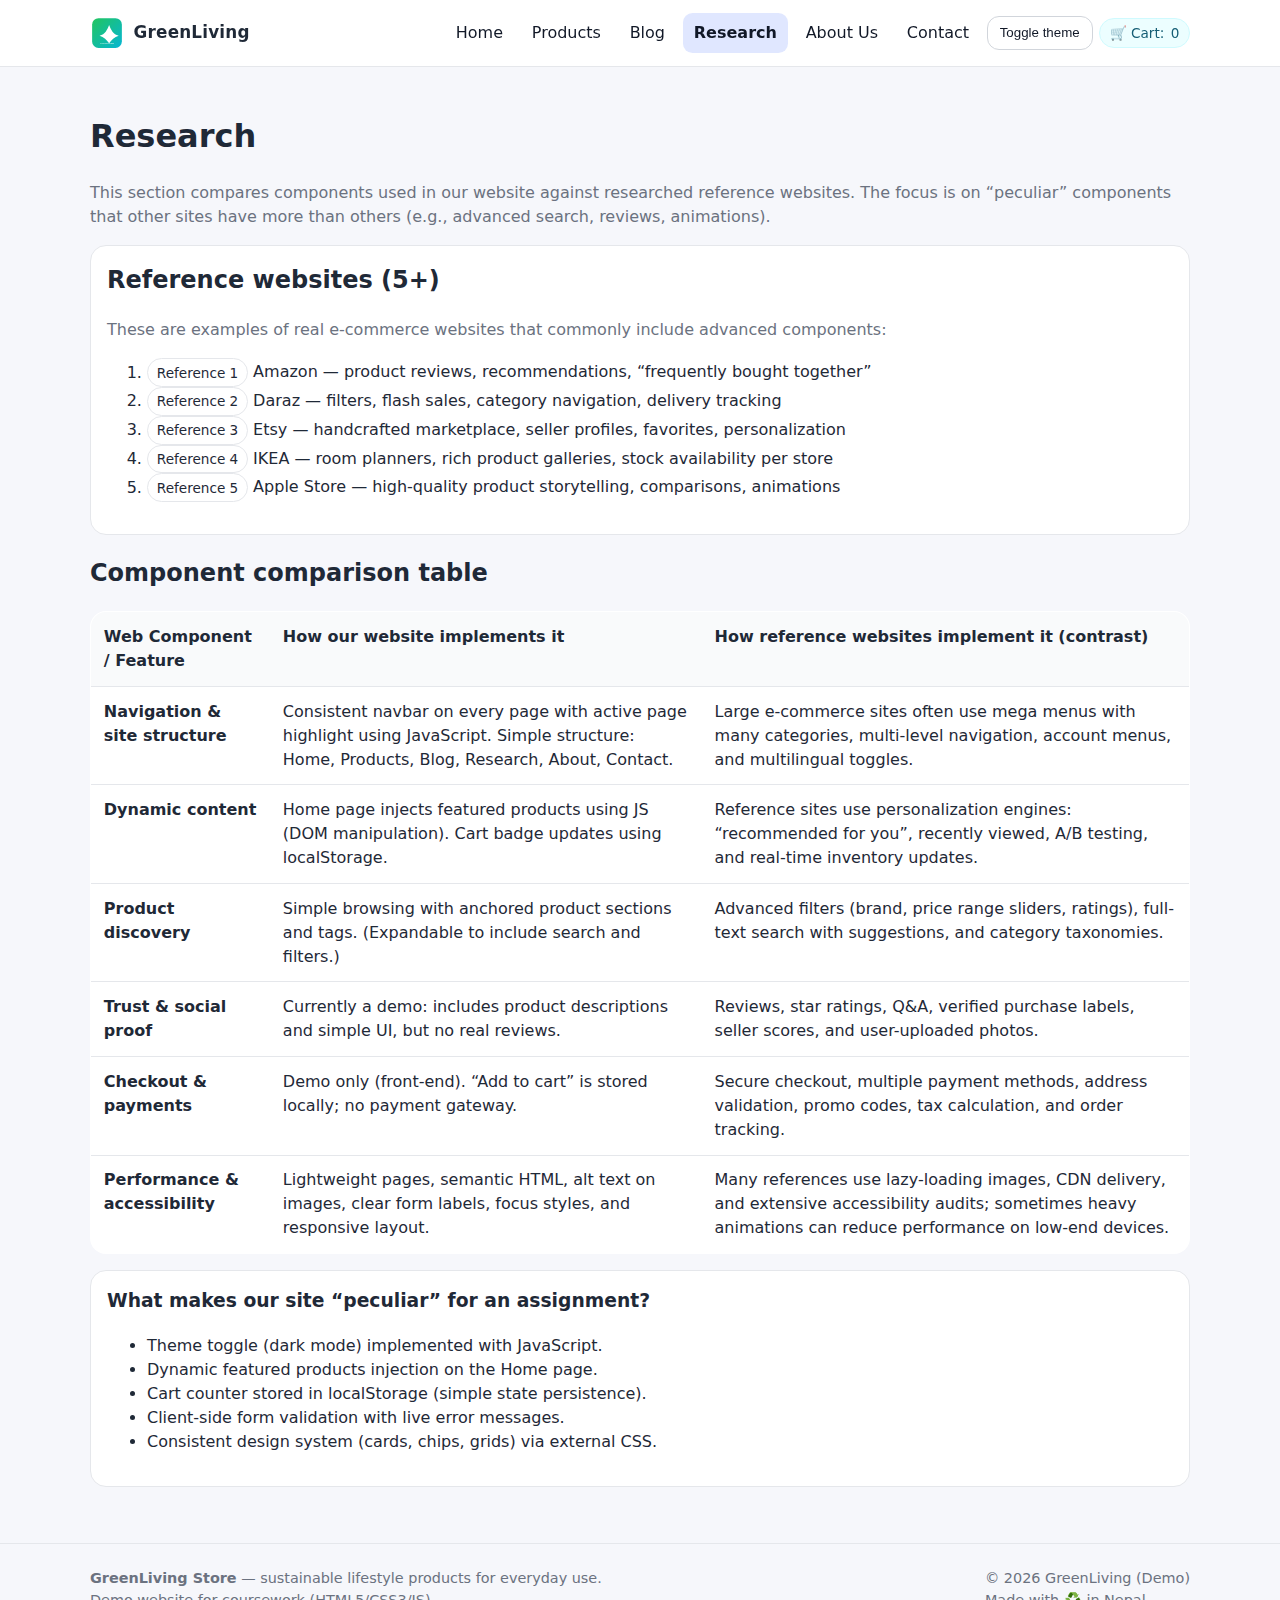
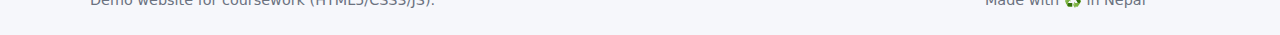
<file: research.html>
<!DOCTYPE html>
<!-- =========================================================
     GREENLIVING STORE — Research
     Technologies: HTML5, CSS3, JavaScript
     Notes:
     - Proper tag nesting and semantic elements are used.
     - External CSS: css/main.css
     - Internal CSS: page-specific tweaks inside <style> block
     - Inline CSS: used sparingly for a one-off element on the page
     ========================================================= -->
<html lang="en">
<head>
  <!-- Required meta tags -->
  <meta charset="UTF-8">
  <meta name="viewport" content="width=device-width, initial-scale=1.0">

  <!-- SEO / descriptive metadata -->
  <title>GreenLiving Store — Research</title>
  <meta name="description" content="Research section contrasting your website components against researched websites.">
  <meta name="author" content="Student Group">

  <!-- External CSS (site-wide styling) -->
  <link rel="stylesheet" href="css/main.css">
</head>
<body>
  <!-- ===================== SITE HEADER + NAV ===================== -->
  <header class="site-header">
    <div class="container navbar">
      <a class="brand" href="index.html" aria-label="Go to Home page">
        <img src="images/logo.svg" alt="GreenLiving Store logo">
        <strong>GreenLiving</strong>
      </a>

      <nav aria-label="Primary">
        <ul>
          <!-- data-page helps JavaScript highlight the current page -->
          <li><a href="index.html" data-page="index.html">Home</a></li>
          <li><a href="products.html" data-page="products.html">Products</a></li>
          <li><a href="blog.html" data-page="blog.html">Blog</a></li>
          <li><a href="research.html" data-page="research.html">Research</a></li>
          <li><a href="about.html" data-page="about.html">About Us</a></li>
          <li><a href="contact.html" data-page="contact.html">Contact</a></li>

          <!-- Theme toggle + cart badge show dynamic JavaScript behavior -->
          <li><button class="btn" id="themeToggle" aria-pressed="false" type="button">Toggle theme</button></li>
          <li>
            <span class="chip" aria-label="Cart items">
              🛒 Cart: <span id="cartCount">0</span>
            </span>
          </li>
        </ul>
      </nav>
    </div>
  </header>

  <main class="container" style="padding: 1.5rem 0;">
    <h1>Research</h1>
    <p class="muted">
      This section compares components used in our website against researched reference websites.
      The focus is on “peculiar” components that other sites have more than others (e.g., advanced search, reviews, animations).
    </p>

    <!-- Internal CSS: research page notes formatting -->
    <style>
      /* Research page: make reference links stand out */
      .refs a { word-break: break-word; }
      .pill { display:inline-block; padding:0.2rem 0.55rem; border-radius:999px; border:1px solid #e5e7eb; font-size:0.85rem; }
    </style>

    <section class="card">
      <h2>Reference websites (5+)</h2>
      <p class="muted">These are examples of real e-commerce websites that commonly include advanced components:</p>
      <ol class="refs">
        <li><span class="pill">Reference 1</span> Amazon — product reviews, recommendations, “frequently bought together”</li>
        <li><span class="pill">Reference 2</span> Daraz — filters, flash sales, category navigation, delivery tracking</li>
        <li><span class="pill">Reference 3</span> Etsy — handcrafted marketplace, seller profiles, favorites, personalization</li>
        <li><span class="pill">Reference 4</span> IKEA — room planners, rich product galleries, stock availability per store</li>
        <li><span class="pill">Reference 5</span> Apple Store — high-quality product storytelling, comparisons, animations</li>
      </ol>
      </p>
    </section>

    <section style="margin-top: 1.25rem;">
      <h2>Component comparison table</h2>

      <!-- Required: table tag + contrast components -->
      <table aria-label="Research comparison table">
        <thead>
          <tr>
            <th>Web Component / Feature</th>
            <th>How our website implements it</th>
            <th>How reference websites implement it (contrast)</th>
          </tr>
        </thead>
        <tbody>
          <tr>
            <td><strong>Navigation & site structure</strong></td>
            <td>
              Consistent navbar on every page with active page highlight using JavaScript.
              Simple structure: Home, Products, Blog, Research, About, Contact.
            </td>
            <td>
              Large e-commerce sites often use mega menus with many categories, multi-level navigation,
              account menus, and multilingual toggles.
            </td>
          </tr>
          <tr>
            <td><strong>Dynamic content</strong></td>
            <td>
              Home page injects featured products using JS (DOM manipulation).
              Cart badge updates using localStorage.
            </td>
            <td>
              Reference sites use personalization engines: “recommended for you”, recently viewed,
              A/B testing, and real-time inventory updates.
            </td>
          </tr>
          <tr>
            <td><strong>Product discovery</strong></td>
            <td>
              Simple browsing with anchored product sections and tags.
              (Expandable to include search and filters.)
            </td>
            <td>
              Advanced filters (brand, price range sliders, ratings), full-text search with suggestions,
              and category taxonomies.
            </td>
          </tr>
          <tr>
            <td><strong>Trust & social proof</strong></td>
            <td>
              Currently a demo: includes product descriptions and simple UI, but no real reviews.
            </td>
            <td>
              Reviews, star ratings, Q&A, verified purchase labels, seller scores, and user-uploaded photos.
            </td>
          </tr>
          <tr>
            <td><strong>Checkout & payments</strong></td>
            <td>
              Demo only (front-end). “Add to cart” is stored locally; no payment gateway.
            </td>
            <td>
              Secure checkout, multiple payment methods, address validation, promo codes, tax calculation,
              and order tracking.
            </td>
          </tr>
          <tr>
            <td><strong>Performance & accessibility</strong></td>
            <td>
              Lightweight pages, semantic HTML, alt text on images, clear form labels,
              focus styles, and responsive layout.
            </td>
            <td>
              Many references use lazy-loading images, CDN delivery, and extensive accessibility audits;
              sometimes heavy animations can reduce performance on low-end devices.
            </td>
          </tr>
        </tbody>
      </table>

      <div class="card" style="margin-top:1rem;">
        <h3>What makes our site “peculiar” for an assignment?</h3>
        <ul>
          <li>Theme toggle (dark mode) implemented with JavaScript.</li>
          <li>Dynamic featured products injection on the Home page.</li>
          <li>Cart counter stored in localStorage (simple state persistence).</li>
          <li>Client-side form validation with live error messages.</li>
          <li>Consistent design system (cards, chips, grids) via external CSS.</li>
        </ul>
      </div>
    </section>
  </main>
  <!-- ===================== SITE FOOTER ===================== -->
  <footer class="site-footer">
    <div class="container footer-row">
      <div>
        <div class="small"><strong>GreenLiving Store</strong> — sustainable lifestyle products for everyday use.</div>
        <div class="small">Demo website for coursework (HTML5/CSS3/JS).</div>
      </div>
      <div class="small">
        <div>© 2026 GreenLiving (Demo)</div>
        <div class="muted">Made with ♻️ in Nepal</div>
      </div>
    </div>
  </footer>

  <!-- External JavaScript -->
  <script src="js/main.js"></script>
</body>
</html>
</file>
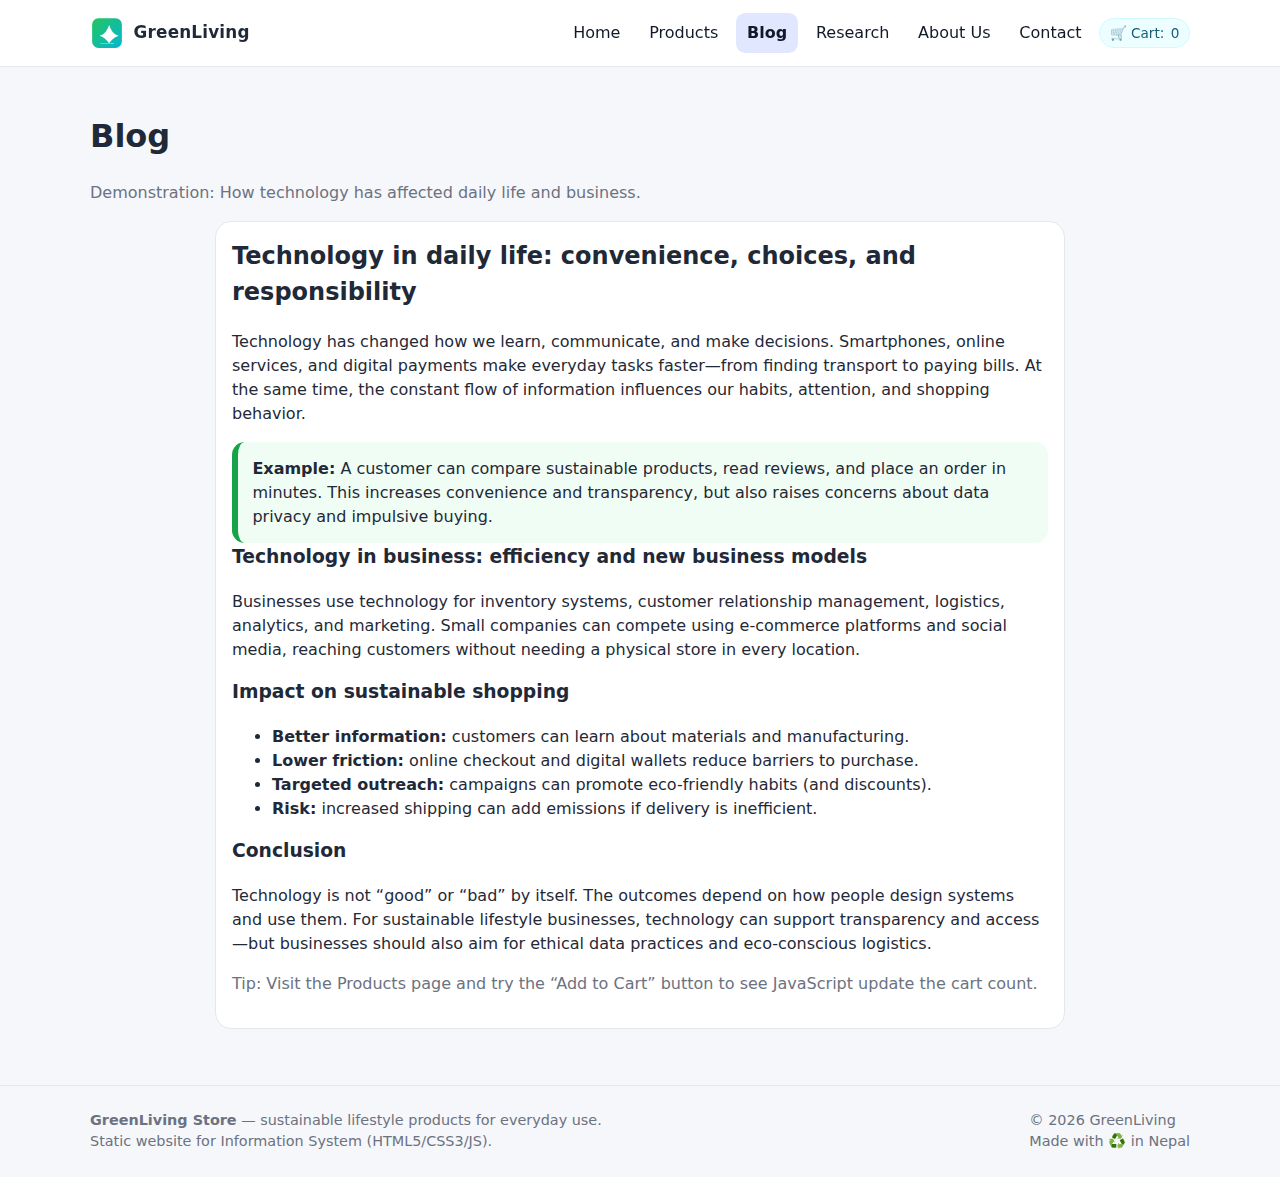
<file: Pages/blog.html>
<!DOCTYPE html>
<html lang="en">
<head>
  <!-- meta tags -->
  <meta charset="UTF-8">
  <meta name="viewport" content="width=device-width, initial-scale=1.0">

  <!-- metadata -->
  <title>GreenLiving Store — Blog</title>
  <meta name="description" content="How technology affects daily life and business — blog demonstration page.">
  <meta name="author" content="Student Group">

  <!-- external css-->
  <link rel="stylesheet" href="../css/main.css">
</head>
<body>
  <!-- header + nav -->
  <header class="site-header">
    <div class="container navbar">
      <a class="brand" href="index.html" aria-label="Go to Home page">
        <img src="../images/logo.svg" alt="GreenLiving Store logo">
        <strong>GreenLiving</strong>
      </a>

      <nav aria-label="Primary">
        <ul>
          <li><a href="index.html" data-page="index.html">Home</a></li>
          <li><a href="products.html" data-page="products.html">Products</a></li>
          <li><a href="blog.html" data-page="blog.html">Blog</a></li>
          <li><a href="research.html" data-page="research.html">Research</a></li>
          <li><a href="about.html" data-page="about.html">About Us</a></li>
          <li><a href="contact.html" data-page="contact.html">Contact</a></li>

          <!-- cart badge -->
          <li>
            <span class="chip" aria-label="Cart items">
              🛒 Cart: <span id="cartCount">0</span>
            </span>
          </li>
        </ul>
      </nav>
    </div>
  </header>

  <main class="container" style="padding: 1.5rem 0;">
    <h1>Blog</h1>
    <p class="muted">Demonstration: How technology has affected daily life and business.</p>

    <!-- internal css-->
    <style>
      /* Blog page: make article content readable with better measure */
      .article { max-width: 850px; margin: 0 auto; }
      .callout { border-left: 6px solid #16a34a; background: #f0fdf4; padding: 0.9rem; border-radius: 0.8rem; }
      body.dark .callout { background: #0b1220; border-left-color: #22c55e; }
    </style>

    <article class="card article">
      <h2>Technology in daily life: convenience, choices, and responsibility</h2>
      <p>
        Technology has changed how we learn, communicate, and make decisions. Smartphones, online services,
        and digital payments make everyday tasks faster—from finding transport to paying bills. At the same time,
        the constant flow of information influences our habits, attention, and shopping behavior.
      </p>

      <div class="callout">
        <strong>Example:</strong> A customer can compare sustainable products, read reviews, and place an order in minutes.
        This increases convenience and transparency, but also raises concerns about data privacy and impulsive buying.
      </div>

      <h3>Technology in business: efficiency and new business models</h3>
      <p>
        Businesses use technology for inventory systems, customer relationship management, logistics, analytics,
        and marketing. Small companies can compete using e-commerce platforms and social media, reaching customers
        without needing a physical store in every location.
      </p>

      <h3>Impact on sustainable shopping</h3>
      <ul>
        <li><strong>Better information:</strong> customers can learn about materials and manufacturing.</li>
        <li><strong>Lower friction:</strong> online checkout and digital wallets reduce barriers to purchase.</li>
        <li><strong>Targeted outreach:</strong> campaigns can promote eco-friendly habits (and discounts).</li>
        <li><strong>Risk:</strong> increased shipping can add emissions if delivery is inefficient.</li>
      </ul>

      <h3>Conclusion</h3>
      <p>
        Technology is not “good” or “bad” by itself. The outcomes depend on how people design systems and use them.
        For sustainable lifestyle businesses, technology can support transparency and access—but businesses should also
        aim for ethical data practices and eco-conscious logistics.
      </p>

      <p class="muted">
        Tip: Visit the Products page and try the “Add to Cart” button to see JavaScript update the cart count.
      </p>
    </article>
  </main>

  <!---footer-->
  <footer class="site-footer">
    <div class="container footer-row">
      <div>
        <div class="small"><strong>GreenLiving Store</strong> — sustainable lifestyle products for everyday use.</div>
        <div class="small">Static website for Information System (HTML5/CSS3/JS).</div>
      </div>
      <div class="small">
        <div>© 2026 GreenLiving</div>
        <div class="muted">Made with ♻️ in Nepal</div>
      </div>
    </div>
  </footer>

  <!-- external js -->
  <script src="../js/main.js"></script>
</body>
</html>
</file>
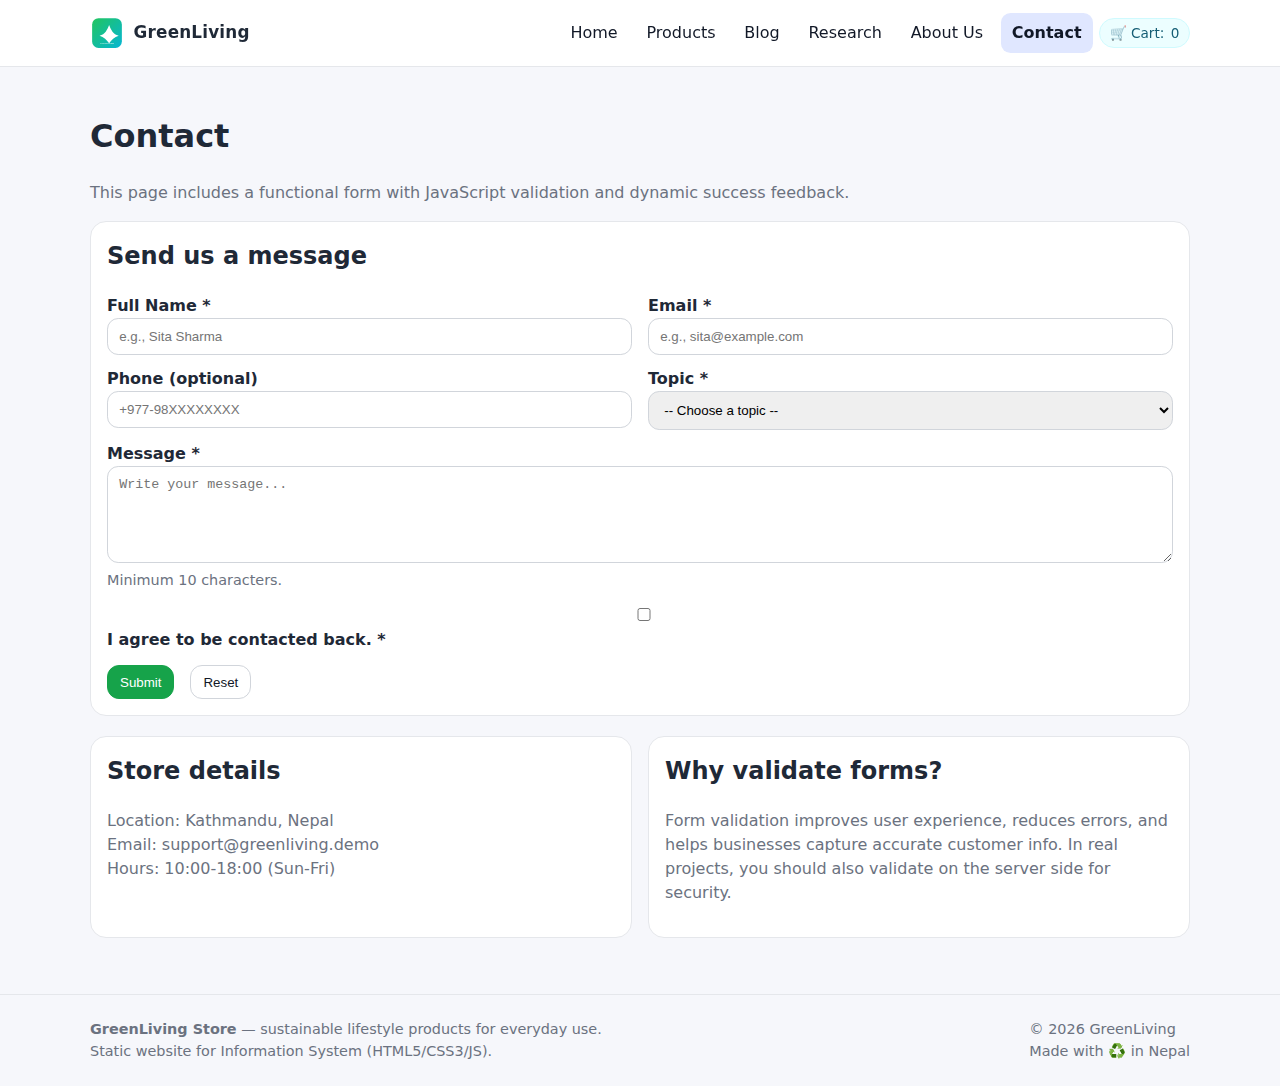
<file: Pages/contact.html>
<!DOCTYPE html>
<html lang="en">
<head>
  <!-- meta tags and metadata-->
  <meta charset="UTF-8">
  <meta name="viewport" content="width=device-width, initial-scale=1.0">
  <title>GreenLiving Store — Contact</title>
  <meta name="description" content="Contact us form with JavaScript validation.">
  <meta name="author" content="Student Group">

  <!-- external css -->
  <link rel="stylesheet" href="../css/main.css">
</head>
<body>
  <!--header and nav-->
  <header class="site-header">
    <div class="container navbar">
      <a class="brand" href="index.html" aria-label="Go to Home page">
        <img src="../images/logo.svg" alt="GreenLiving Store logo">
        <strong>GreenLiving</strong>
      </a>

      <nav aria-label="Primary">
        <ul>
          <li><a href="index.html" data-page="index.html">Home</a></li>
          <li><a href="products.html" data-page="products.html">Products</a></li>
          <li><a href="blog.html" data-page="blog.html">Blog</a></li>
          <li><a href="research.html" data-page="research.html">Research</a></li>
          <li><a href="about.html" data-page="about.html">About Us</a></li>
          <li><a href="contact.html" data-page="contact.html">Contact</a></li>

          <!-- cart badge -->
          <li>
            <span class="chip" aria-label="Cart items">
              🛒 Cart: <span id="cartCount">0</span>
            </span>
          </li>
        </ul>
      </nav>
    </div>
  </header>

  <main class="container" style="padding: 1.5rem 0;">
    <h1>Contact</h1>
    <p class="muted">
      This page includes a functional form with JavaScript validation and dynamic success feedback.
    </p>

    <!--internal css-->
    <style>
      /* group fields into two columns on larger screens */
      .two-col { display:grid; gap:1rem; grid-template-columns: 1fr 1fr; }
      @media (max-width: 700px) { .two-col { grid-template-columns: 1fr; } }
    </style>

    <!-- Success message is revealed on valid submit -->
    <div id="formSuccess" class="success" hidden>
      ✅ Thank you! Your message was validated and submitted in this demo.
    </div>
       
    <!-- required html tags -->
    <section class="card">
      <h2>Send us a message</h2>
      <form id="contactForm" novalidate>

        <div class="two-col">
          <div>
            <label for="fullName">Full Name *</label>
            <input id="fullName" name="fullName" type="text" placeholder="e.g., Sita Sharma" required>
            <div class="error-text" aria-live="polite"></div>
          </div>

          <div>
            <label for="email">Email *</label>
            <input id="email" name="email" type="email" placeholder="e.g., sita@example.com" required>
            <div class="error-text" aria-live="polite"></div>
          </div>
        </div>

        <div class="two-col">
          <div>
            <label for="phone">Phone (optional)</label>
            <input id="phone" name="phone" type="tel" placeholder="+977-98XXXXXXXX">
            <div class="error-text" aria-live="polite"></div>
          </div>

          <div>
            <label for="topic">Topic *</label>
            <select id="topic" name="topic" required>
              <option value="">-- Choose a topic --</option>
              <option value="product">Product question</option>
              <option value="bulk">Bulk order</option>
              <option value="delivery">Delivery</option>
              <option value="feedback">Feedback</option>
            </select>
            <div class="error-text" aria-live="polite"></div>
          </div>
        </div>

        <div>
          <label for="message">Message *</label>
          <textarea id="message" name="message" rows="5" placeholder="Write your message..." required></textarea>
          <div class="help">Minimum 10 characters.</div>
          <div class="error-text" aria-live="polite"></div>
        </div>

        <div>
          <label>
            <input id="consent" type="checkbox">
            I agree to be contacted back. *
          </label>
          <div id="consentError" class="error-text" aria-live="polite"></div>
        </div>

        <div class="row">
          <button class="btn primary" type="submit">Submit</button>
          <button class="btn" type="reset">Reset</button>
        </div>
      </form>
    </section>

    <section class="grid grid-2" style="margin-top: 1.25rem;">
      <div class="card">
        <h2>Store details</h2>
        <p class="muted">
          Location: Kathmandu, Nepal<br>
          Email: support@greenliving.demo<br>
          Hours: 10:00-18:00 (Sun-Fri)
        </p>
      </div>

      <div class="card">
        <h2>Why validate forms?</h2>
        <p class="muted">
          Form validation improves user experience, reduces errors, and helps businesses capture accurate customer info.
          In real projects, you should also validate on the server side for security.
        </p>
      </div>
    </section>
  </main>

  <!-- page specific js -->
  <script src="../js/form.js"></script>

  <!-- footer -->
  <footer class="site-footer">
    <div class="container footer-row">
      <div>
        <div class="small"><strong>GreenLiving Store</strong> — sustainable lifestyle products for everyday use.</div>
        <div class="small">Static website for Information System (HTML5/CSS3/JS).</div>
      </div>
      <div class="small">
        <div>© 2026 GreenLiving</div>
        <div class="muted">Made with ♻️ in Nepal</div>
      </div>
    </div>
  </footer>

  <!-- external js -->
  <script src="../js/main.js"></script>
</body>
</html>
</file>
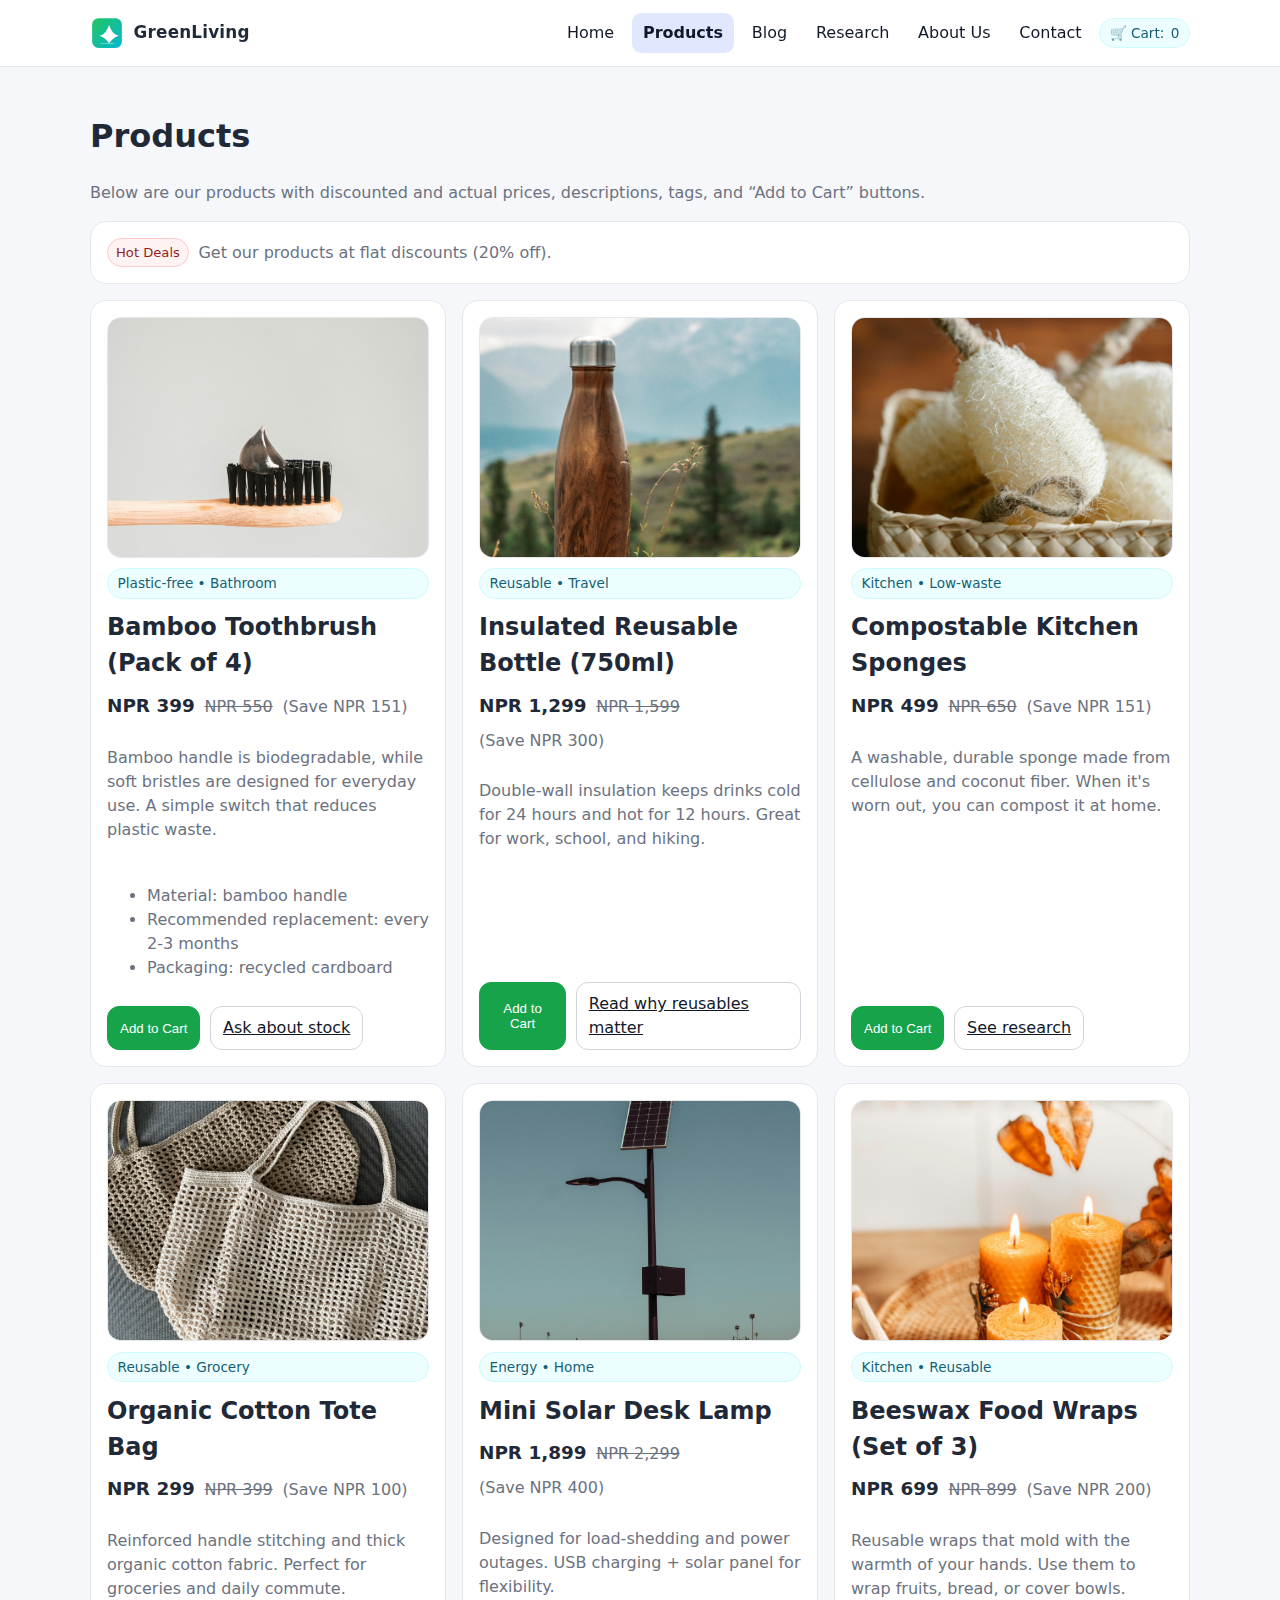
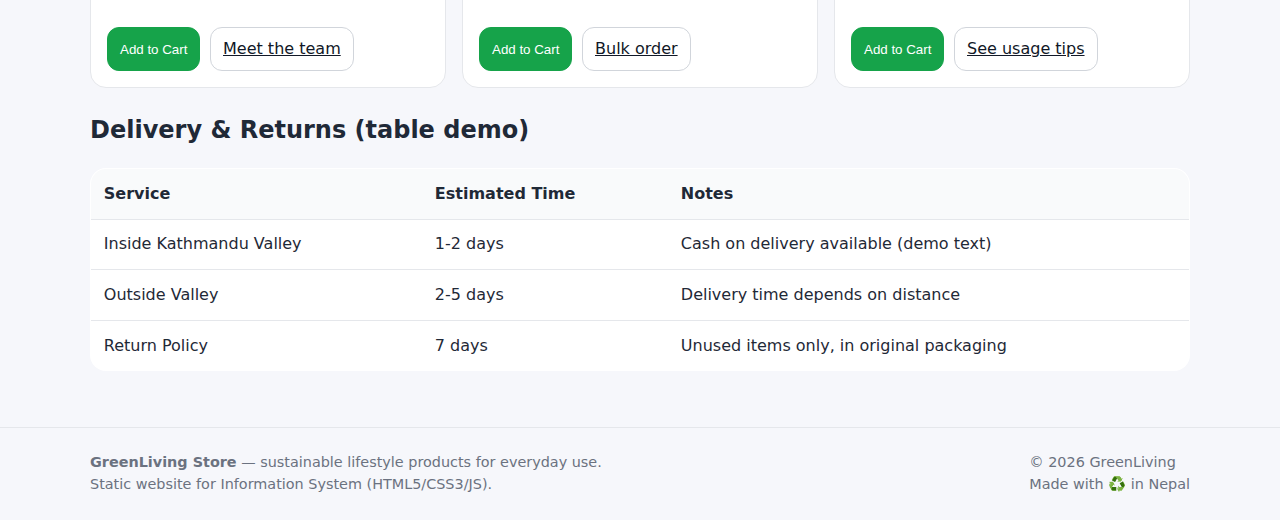
<file: Pages/products.html>
<!DOCTYPE html>
<html lang="en">
<head>
  <!-- meta tags and metadata-->
  <meta charset="UTF-8">
  <meta name="viewport" content="width=device-width, initial-scale=1.0">
  <title>GreenLiving Store — Products</title>
  <meta name="description" content="Browse sustainable lifestyle products with prices, discounts, and details.">
  <meta name="author" content="Student Group">

  <!-- external css -->
  <link rel="stylesheet" href="../css/main.css">
</head>
<body>
  <!-- header + nav -->
  <header class="site-header">
    <div class="container navbar">
      <a class="brand" href="index.html" aria-label="Go to Home page">
        <img src="../images/logo.svg" alt="GreenLiving Store logo">
        <strong>GreenLiving</strong>
      </a>

      <nav aria-label="Primary">
        <ul>
          <li><a href="index.html" data-page="index.html">Home</a></li>
          <li><a href="products.html" data-page="products.html">Products</a></li>
          <li><a href="blog.html" data-page="blog.html">Blog</a></li>
          <li><a href="research.html" data-page="research.html">Research</a></li>
          <li><a href="about.html" data-page="about.html">About Us</a></li>
          <li><a href="contact.html" data-page="contact.html">Contact</a></li>

          <!-- cart badge -->
          <li>
            <span class="chip" aria-label="Cart items">
              🛒 Cart: <span id="cartCount">0</span>
            </span>
          </li>
        </ul>
      </nav>
    </div>
  </header>

  <main class="container" style="padding: 1.5rem 0;">
    <h1>Products</h1>
    <p class="muted">
      Below are our products with discounted and actual prices, descriptions, tags, and “Add to Cart” buttons.
    </p>

    <!-- internal css -->
    <style>
      /* Products page: filter bar styling (page-specific UI) */
      .filter-bar { display:flex; gap:0.6rem; flex-wrap:wrap; align-items:center; margin: 0.75rem 0 1rem; }
      .badge { font-size:0.82rem; padding:0.2rem 0.5rem; border-radius: 999px; border: 1px solid #e5e7eb; }
      .badge.hot { border-color:#fecaca; background:#fef2f2; color:#991b1b; }
    </style>

    <!-- filter ui -->
    <div class="filter-bar card" aria-label="Product filters">
      <span class="badge hot">Hot Deals</span>
      <span class="muted">Get our products at flat discounts (20% off).</span>
    </div>

    <!-- Products list uses semantic articles; ids match JS data for anchor links -->
    <section class="grid grid-3">
      <article class="card product" id="bamboo-toothbrush">
        <img src="../images/product_bamboo_toothbrush.jpg" alt="Bamboo toothbrush product image">
        <div class="chip">Plastic-free • Bathroom</div>
        <h2 style="margin:0;">Bamboo Toothbrush (Pack of 4)</h2>
        <div class="price-row">
          <span class="price-now">NPR 399</span>
          <span class="price-was">NPR 550</span>
          <span class="muted">(Save NPR 151)</span>
        </div>
        <p class="muted">
          Bamboo handle is biodegradable, while soft bristles are designed for everyday use.
          A simple switch that reduces plastic waste.
        </p>
        <ul class="muted">
          <li>Material: bamboo handle</li>
          <li>Recommended replacement: every 2-3 months</li>
          <li>Packaging: recycled cardboard</li>
        </ul>
        <div class="product-actions">
          <button class="btn primary" data-add-to-cart="true" type="button">Add to Cart</button>
          <a class="btn" href="contact.html">Ask about stock</a>
        </div>
      </article>

      <article class="card product" id="reusable-bottle">
        <img src="../images/product_reusable_bottle.jpg" alt="Reusable bottle product image">
        <div class="chip">Reusable • Travel</div>
        <h2 style="margin:0;">Insulated Reusable Bottle (750ml)</h2>
        <div class="price-row">
          <span class="price-now">NPR 1,299</span>
          <span class="price-was">NPR 1,599</span>
          <span class="muted">(Save NPR 300)</span>
        </div>
        <p class="muted">
          Double-wall insulation keeps drinks cold for 24 hours and hot for 12 hours.
          Great for work, school, and hiking.
        </p>
        <div class="product-actions">
          <button class="btn primary" data-add-to-cart="true" type="button">Add to Cart</button>
          <a class="btn" href="blog.html">Read why reusables matter</a>
        </div>
      </article>

      <article class="card product" id="compostable-sponges">
        <img src="../images/product_sponges.jpg" alt="Compostable sponges product image">
        <div class="chip">Kitchen • Low-waste</div>
        <h2 style="margin:0;">Compostable Kitchen Sponges</h2>
        <div class="price-row">
          <span class="price-now">NPR 499</span>
          <span class="price-was">NPR 650</span>
          <span class="muted">(Save NPR 151)</span>
        </div>
        <p class="muted">
          A washable, durable sponge made from cellulose and coconut fiber.
          When it's worn out, you can compost it at home.
        </p>
        <div class="product-actions">
          <button class="btn primary" data-add-to-cart="true" type="button">Add to Cart</button>
          <a class="btn" href="research.html">See research</a>
        </div>
      </article>

      <article class="card product" id="cotton-tote">
        <img src="../images/product_tote.jpg" alt="Cotton tote bag product image">
        <div class="chip">Reusable • Grocery</div>
        <h2 style="margin:0;">Organic Cotton Tote Bag</h2>
        <div class="price-row">
          <span class="price-now">NPR 299</span>
          <span class="price-was">NPR 399</span>
          <span class="muted">(Save NPR 100)</span>
        </div>
        <p class="muted">
          Reinforced handle stitching and thick organic cotton fabric. Perfect for groceries and daily commute.
        </p>
        <div class="product-actions">
          <button class="btn primary" data-add-to-cart="true" type="button">Add to Cart</button>
          <a class="btn" href="about.html">Meet the team</a>
        </div>
      </article>

      <article class="card product" id="solar-lamp">
        <img src="../images/product_solar_lamp.jpg" alt="Mini solar lamp product image">
        <div class="chip">Energy • Home</div>
        <h2 style="margin:0;">Mini Solar Desk Lamp</h2>
        <div class="price-row">
          <span class="price-now">NPR 1,899</span>
          <span class="price-was">NPR 2,299</span>
          <span class="muted">(Save NPR 400)</span>
        </div>
        <p class="muted">
          Designed for load-shedding and power outages. USB charging + solar panel for flexibility.
        </p>
        <div class="product-actions">
          <button class="btn primary" data-add-to-cart="true" type="button">Add to Cart</button>
          <a class="btn" href="contact.html">Bulk order</a>
        </div>
      </article>

      <article class="card product" id="beeswax-wraps">
        <img src="../images/product_beeswax.jpg" alt="Beeswax wraps product image">
        <div class="chip">Kitchen • Reusable</div>
        <h2 style="margin:0;">Beeswax Food Wraps (Set of 3)</h2>
        <div class="price-row">
          <span class="price-now">NPR 699</span>
          <span class="price-was">NPR 899</span>
          <span class="muted">(Save NPR 200)</span>
        </div>
        <p class="muted">
          Reusable wraps that mold with the warmth of your hands.
          Use them to wrap fruits, bread, or cover bowls.
        </p>
        <div class="product-actions">
          <button class="btn primary" data-add-to-cart="true" type="button">Add to Cart</button>
          <a class="btn" href="blog.html">See usage tips</a>
        </div>
      </article>
    </section>

    <!-- use of table -->
    <section style="margin-top: 1.5rem;">
      <h2>Delivery & Returns (table demo)</h2>
      <table aria-label="Delivery and returns">
        <thead>
          <tr>
            <th>Service</th>
            <th>Estimated Time</th>
            <th>Notes</th>
          </tr>
        </thead>
        <tbody>
          <tr>
            <td>Inside Kathmandu Valley</td>
            <td>1-2 days</td>
            <td>Cash on delivery available (demo text)</td>
          </tr>
          <tr>
            <td>Outside Valley</td>
            <td>2-5 days</td>
            <td>Delivery time depends on distance</td>
          </tr>
          <tr>
            <td>Return Policy</td>
            <td>7 days</td>
            <td>Unused items only, in original packaging</td>
          </tr>
        </tbody>
      </table>
    </section>
  </main>

  <!-- footer -->
  <footer class="site-footer">
    <div class="container footer-row">
      <div>
        <div class="small"><strong>GreenLiving Store</strong> — sustainable lifestyle products for everyday use.</div>
        <div class="small">Static website for Information System (HTML5/CSS3/JS).</div>
      </div>
      <div class="small">
        <div>© 2026 GreenLiving</div>
        <div class="muted">Made with ♻️ in Nepal</div>
      </div>
    </div>
  </footer>

  <!-- external javascript -->
  <script src="../js/main.js"></script>
</body>
</html>
</file>
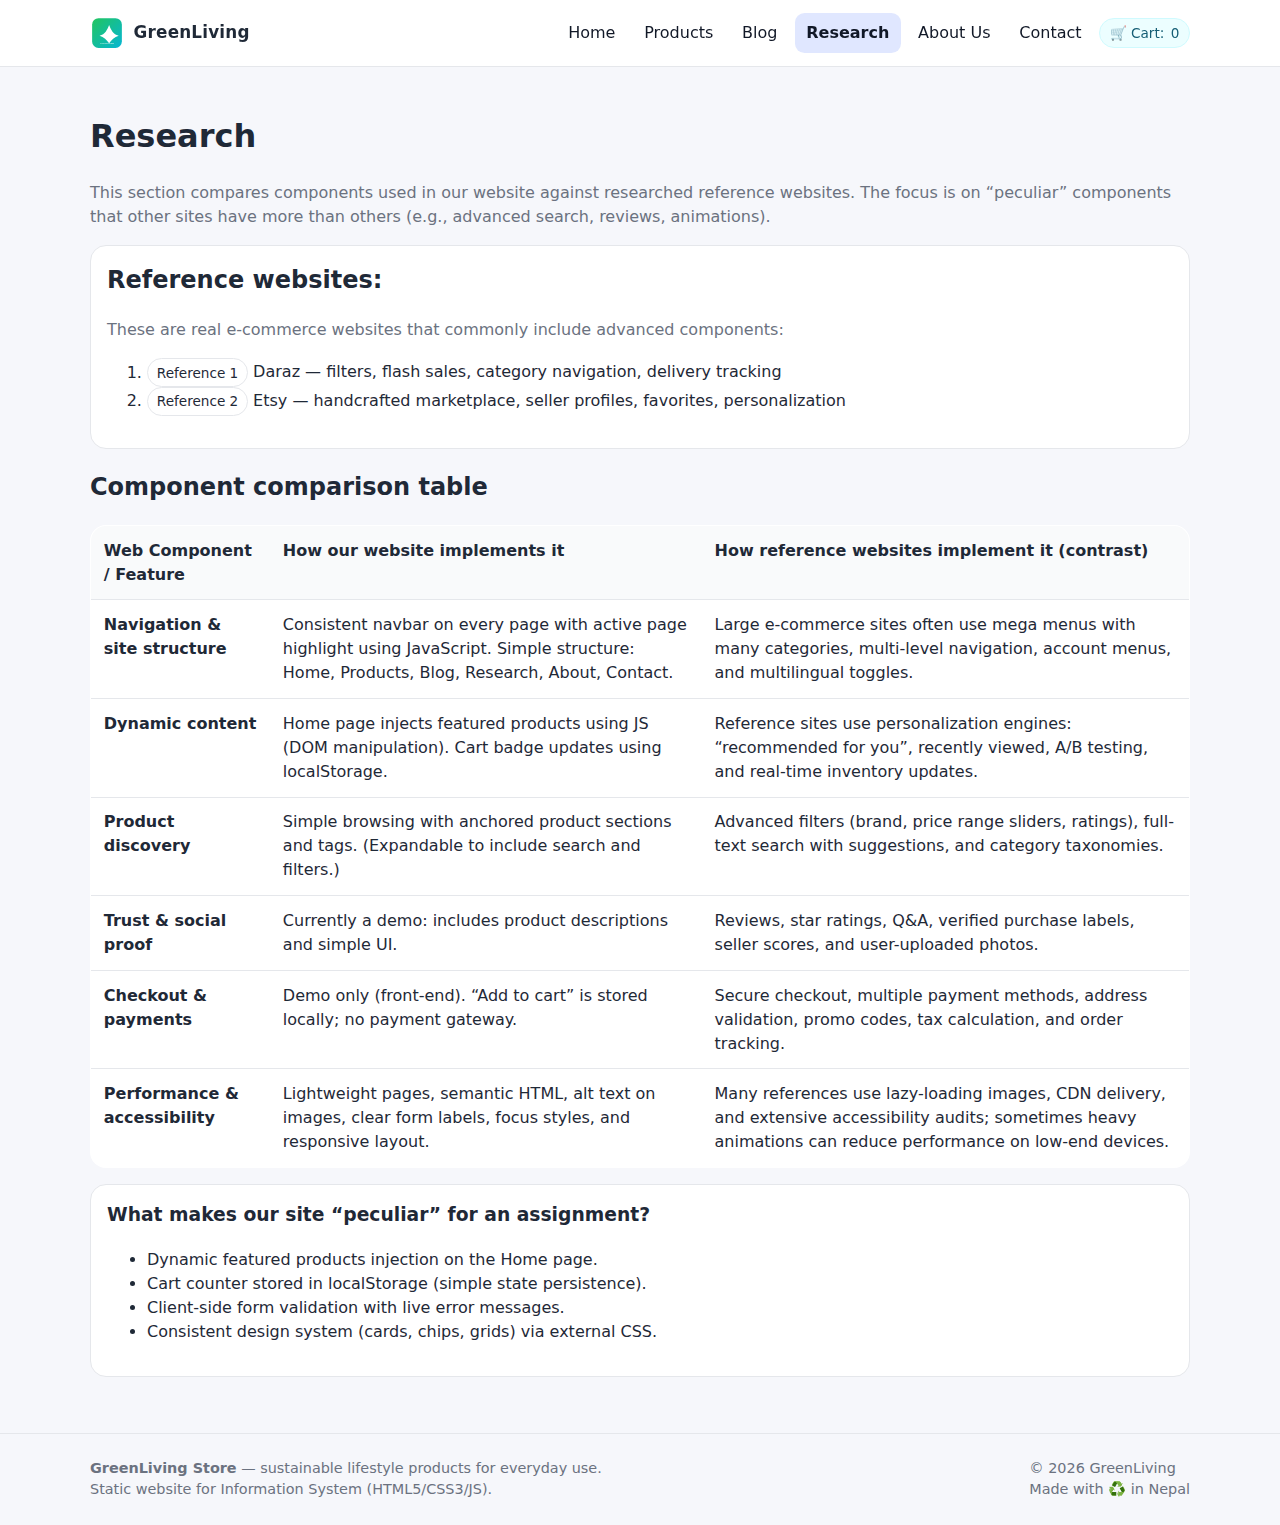
<file: Pages/research.html>
<!DOCTYPE html>
<html lang="en">
<head>
  <!-- meta tags and metadata -->
  <meta charset="UTF-8">
  <meta name="viewport" content="width=device-width, initial-scale=1.0">
  <title>GreenLiving Store — Research</title>
  <meta name="description" content="Research section contrasting your website components against researched websites.">
  <meta name="author" content="Student Group">

  <!-- external css -->
  <link rel="stylesheet" href="../css/main.css">
</head>
<body>
  <!--header and navbar-->
  <header class="site-header">
    <div class="container navbar">
      <a class="brand" href="index.html" aria-label="Go to Home page">
        <img src="../images/logo.svg" alt="GreenLiving Store logo">
        <strong>GreenLiving</strong>
      </a>

      <nav aria-label="Primary">
        <ul>
          <li><a href="index.html" data-page="index.html">Home</a></li>
          <li><a href="products.html" data-page="products.html">Products</a></li>
          <li><a href="blog.html" data-page="blog.html">Blog</a></li>
          <li><a href="research.html" data-page="research.html">Research</a></li>
          <li><a href="about.html" data-page="about.html">About Us</a></li>
          <li><a href="contact.html" data-page="contact.html">Contact</a></li>

          <!-- cart-badge -->
          <li>
            <span class="chip" aria-label="Cart items">
              🛒 Cart: <span id="cartCount">0</span>
            </span>
          </li>
        </ul>
      </nav>
    </div>
  </header>

  <main class="container" style="padding: 1.5rem 0;">
    <h1>Research</h1>
    <p class="muted">
      This section compares components used in our website against researched reference websites.
      The focus is on “peculiar” components that other sites have more than others (e.g., advanced search, reviews, animations).
    </p>

    <!-- internal css -->
    <style>
      /* this makes reference links stand out */
      .refs a { word-break: break-word; }
      .pill { display:inline-block; padding:0.2rem 0.55rem; border-radius:999px; border:1px solid #e5e7eb; font-size:0.85rem; }
    </style>

    <section class="card">
      <h2>Reference websites:</h2>
      <p class="muted">These are real e-commerce websites that commonly include advanced components:</p>
      <ol class="refs">
        <li><span class="pill">Reference 1</span> Daraz — filters, flash sales, category navigation, delivery tracking</li>
        <li><span class="pill">Reference 2</span> Etsy — handcrafted marketplace, seller profiles, favorites, personalization</li>
      </ol>
      </p>
    </section>

    <section style="margin-top: 1.25rem;">
      <h2>Component comparison table</h2>

      <!-- table tag + contrast components -->
      <table aria-label="Research comparison table">
        <thead>
          <tr>
            <th>Web Component / Feature</th>
            <th>How our website implements it</th>
            <th>How reference websites implement it (contrast)</th>
          </tr>
        </thead>
        <tbody>
          <tr>
            <td><strong>Navigation & site structure</strong></td>
            <td>
              Consistent navbar on every page with active page highlight using JavaScript.
              Simple structure: Home, Products, Blog, Research, About, Contact.
            </td>
            <td>
              Large e-commerce sites often use mega menus with many categories, multi-level navigation,
              account menus, and multilingual toggles.
            </td>
          </tr>
          <tr>
            <td><strong>Dynamic content</strong></td>
            <td>
              Home page injects featured products using JS (DOM manipulation).
              Cart badge updates using localStorage.
            </td>
            <td>
              Reference sites use personalization engines: “recommended for you”, recently viewed,
              A/B testing, and real-time inventory updates.
            </td>
          </tr>
          <tr>
            <td><strong>Product discovery</strong></td>
            <td>
              Simple browsing with anchored product sections and tags.
              (Expandable to include search and filters.)
            </td>
            <td>
              Advanced filters (brand, price range sliders, ratings), full-text search with suggestions,
              and category taxonomies.
            </td>
          </tr>
          <tr>
            <td><strong>Trust & social proof</strong></td>
            <td>
              Currently a demo: includes product descriptions and simple UI.
            </td>
            <td>
              Reviews, star ratings, Q&A, verified purchase labels, seller scores, and user-uploaded photos.
            </td>
          </tr>
          <tr>
            <td><strong>Checkout & payments</strong></td>
            <td>
              Demo only (front-end). “Add to cart” is stored locally; no payment gateway.
            </td>
            <td>
              Secure checkout, multiple payment methods, address validation, promo codes, tax calculation,
              and order tracking.
            </td>
          </tr>
          <tr>
            <td><strong>Performance & accessibility</strong></td>
            <td>
              Lightweight pages, semantic HTML, alt text on images, clear form labels,
              focus styles, and responsive layout.
            </td>
            <td>
              Many references use lazy-loading images, CDN delivery, and extensive accessibility audits;
              sometimes heavy animations can reduce performance on low-end devices.
            </td>
          </tr>
        </tbody>
      </table>

      <div class="card" style="margin-top:1rem;">
        <h3>What makes our site “peculiar” for an assignment?</h3>
        <ul>
          <li>Dynamic featured products injection on the Home page.</li>
          <li>Cart counter stored in localStorage (simple state persistence).</li>
          <li>Client-side form validation with live error messages.</li>
          <li>Consistent design system (cards, chips, grids) via external CSS.</li>
        </ul>
      </div>
    </section>
  </main>
  <!-- footer -->
  <footer class="site-footer">
    <div class="container footer-row">
      <div>
        <div class="small"><strong>GreenLiving Store</strong> — sustainable lifestyle products for everyday use.</div>
        <div class="small">Static website for Information System (HTML5/CSS3/JS).</div>
      </div>
      <div class="small">
        <div>© 2026 GreenLiving</div>
        <div class="muted">Made with ♻️ in Nepal</div>
      </div>
    </div>
  </footer>

  <!-- external javascript-->
  <script src="../js/main.js"></script>
</body>
</html>
</file>
<file: css/main.css>
/*Basic reset and text  */
* { box-sizing: border-box; }
html, body { margin: 0; padding: 0; }
body {
  font-family: system-ui, -apple-system, Segoe UI, Roboto, Ubuntu, Cantarell, "Helvetica Neue", Arial, sans-serif;
  line-height: 1.5;
  color: #1f2937;
  background: #f6f7fb;
}

/* layout helpers */
.container {
  width: min(1100px, calc(100% - 2rem));
  margin: 0 auto;
}
.row { display: flex; gap: 1rem; flex-wrap: wrap; }
.grid {
  display: grid;
  gap: 1rem;
}
.grid-3 { grid-template-columns: repeat(3, minmax(0, 1fr)); }
.grid-2 { grid-template-columns: repeat(2, minmax(0, 1fr)); }

@media (max-width: 900px) {
  .grid-3 { grid-template-columns: repeat(2, minmax(0, 1fr)); }
}
@media (max-width: 600px) {
  .grid-3, .grid-2 { grid-template-columns: 1fr; }
}

/* styling for header and navigation bar */
header.site-header {
  position: sticky;
  top: 0;
  z-index: 50;
  background: rgba(255,255,255,0.92);
  backdrop-filter: blur(8px);
  border-bottom: 1px solid #e5e7eb;
}
.navbar {
  display: flex;
  align-items: center;
  justify-content: space-between;
  padding: 0.8rem 0;
}
.brand {
  display: flex;
  gap: 0.6rem;
  align-items: center;
  text-decoration: none;
  color: inherit;
}
.brand img { width: 34px; height: 34px; }
.brand strong { font-size: 1.05rem; letter-spacing: 0.2px; }
/* nav links styling */
nav ul {
  list-style: none;
  display: flex;
  gap: 0.4rem;
  margin: 0;
  padding: 0;
  align-items: center;
}
nav a {
  text-decoration: none;
  color: #111827;
  padding: 0.5rem 0.7rem;
  border-radius: 0.6rem;
  display: inline-block;
}
nav a:hover { background: #eef2ff; }
nav a.active { background: #e0e7ff; font-weight: 600; }

/*  buttons and badges  */
.btn {
  border: 1px solid #d1d5db;
  background: white;
  color: #111827;
  padding: 0.55rem 0.75rem;
  border-radius: 0.75rem;
  cursor: pointer;
}
.btn:hover { background: #f3f4f6; }
.btn.primary {
  background: #16a34a;
  color: white;
  border-color: #16a34a;
}
.btn.primary:hover { filter: brightness(0.95); }
.chip {
  display: inline-flex;
  align-items: center;
  gap: 0.4rem;
  padding: 0.25rem 0.6rem;
  border-radius: 999px;
  background: #ecfeff;
  border: 1px solid #cffafe;
  color: #155e75;
  font-size: 0.85rem;
}

/* hero section */
.hero {
  padding: 2rem 0 1.25rem;
}
.hero-card {
  background: white;
  border: 1px solid #e5e7eb;
  border-radius: 1rem;
  padding: 1.25rem;
  display: grid;
  grid-template-columns: 1.2fr 0.8fr;
  gap: 1rem;
}
@media (max-width: 800px) { .hero-card { grid-template-columns: 1fr; } }

.hero h1 { margin: 0.3rem 0 0.6rem; line-height: 1.2; }
.hero p { margin: 0.4rem 0 1rem; color: #374151; }
.hero .hero-img {
  width: 100%;
  border-radius: 0.9rem;
  border: 1px solid #e5e7eb;
}

/* content cards */
.card {
  background: white;
  border: 1px solid #e5e7eb;
  border-radius: 1rem;
  padding: 1rem;
}
.card h2, .card h3 { margin-top: 0; }
.muted { color: #6b7280; }
.kpi { font-size: 1.6rem; font-weight: 700; margin: 0; }

/* product cards */
.product {
  display: flex;
  flex-direction: column;
  gap: 0.65rem;
  height: 100%;
}
.product img {
  width: 100%;
  aspect-ratio: 4 / 3;
  object-fit: cover;
  border-radius: 0.85rem;
  border: 1px solid #e5e7eb;
}
.price-row {
  display: flex;
  gap: 0.6rem;
  align-items: baseline;
  flex-wrap: wrap;
}
.price-now { font-size: 1.15rem; font-weight: 800; }
.price-was { color: #6b7280; text-decoration: line-through; }
.product-actions { margin-top: auto; display: flex; gap: 0.6rem; }

/* tables part from research */
table {
  width: 100%;
  border-collapse: collapse;
  background: white;
  border: 1px solid #e5e7eb;
  border-radius: 1rem;
  overflow: hidden;
}
th, td {
  text-align: left;
  padding: 0.8rem;
  border-bottom: 1px solid #e5e7eb;
  vertical-align: top;
}
th { background: #f9fafb; }
tr:last-child td { border-bottom: none; }

/* forms part */
form { display: grid; gap: 0.8rem; }
label { font-weight: 600; }
input, select, textarea {
  width: 100%;
  padding: 0.6rem 0.7rem;
  border-radius: 0.7rem;
  border: 1px solid #d1d5db;
  outline: none;
}
input:focus, select:focus, textarea:focus { border-color: #16a34a; box-shadow: 0 0 0 3px rgba(22,163,74,0.15); }
.field-error { border-color: #ef4444 !important; }
.help { font-size: 0.9rem; color: #6b7280; }
.error-text { color: #b91c1c; font-size: 0.92rem; }
.success {
  border: 1px solid #bbf7d0;
  background: #f0fdf4;
  color: #166534;
  padding: 0.8rem;
  border-radius: 0.9rem;
}

/* footer */
footer.site-footer {
  margin-top: 2rem;
  padding: 1.5rem 0;
  color: #6b7280;
  border-top: 1px solid #e5e7eb;
}
footer .footer-row { display: flex; gap: 1rem; justify-content: space-between; flex-wrap: wrap; }
.small { font-size: 0.9rem; }
</file>
